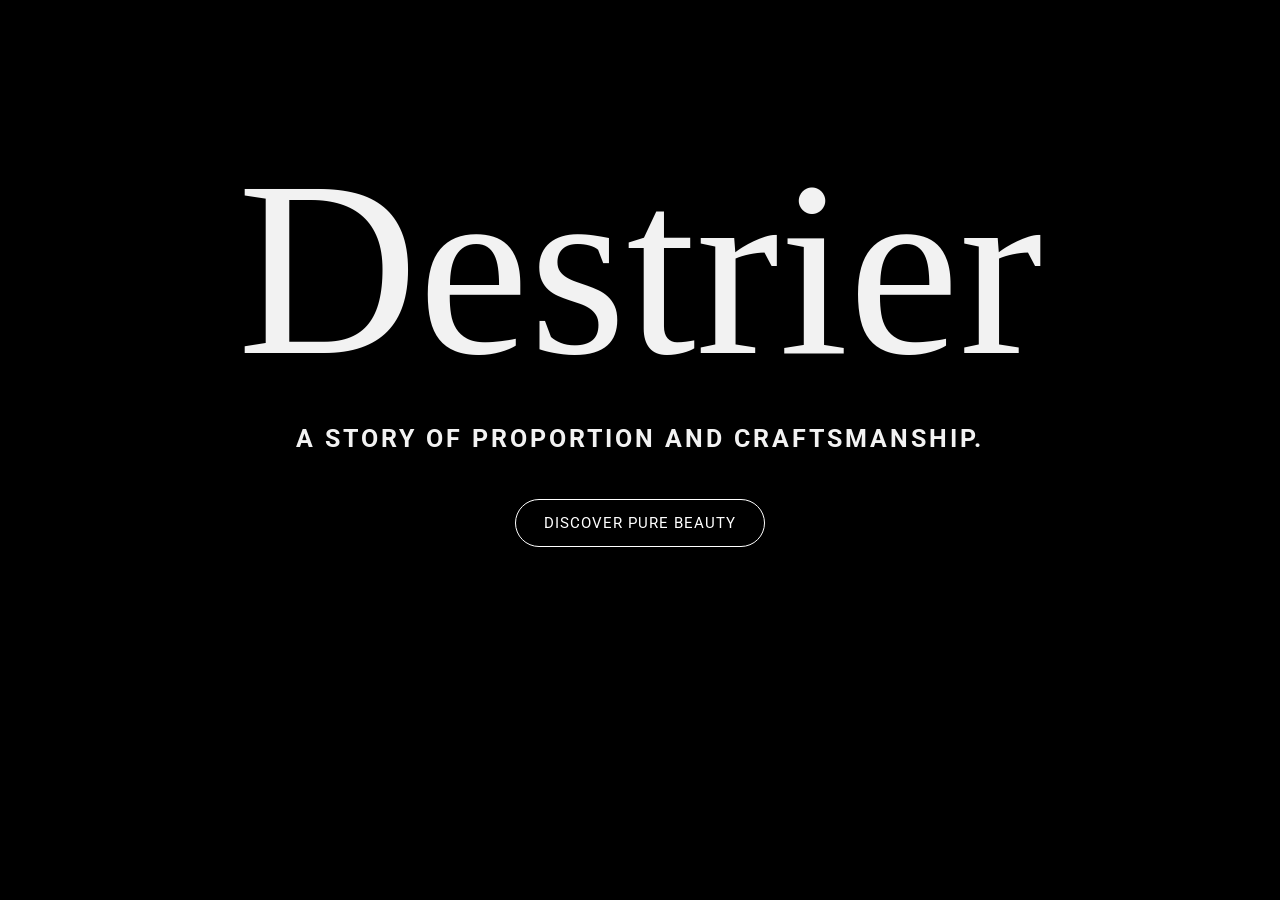
<file: index.html>
<!doctype html>
<html lang="vi">
  <head>
    <meta charset="UTF-8" />
    <meta name="viewport" content="width=device-width, initial-scale=1.0" />
    <title>Bugatti - Trang mở đầu</title>
    <link rel="stylesheet" href="styles.css" />
  </head>
  <body class="opening-page">
    <div class="opening">
      <video autoplay muted loop playsinline>
        <source
          src="https://bugatti.imgix.net/6a7317f9795c8314471b004a/destrier-web-edit-00-teaser.mp4?fm=mp4&w=1920&video-codec=av1&video-bitrate=2m"
          type="video/mp4"
        />
        Trình duyệt của bạn không hỗ trợ video.
      </video>

      <div class="opening-content">
        <h1 class="opening-logo">Destrier</h1>
        <p class="opening-message">A STORY OF PROPORTION AND CRAFTSMANSHIP.</p>
        <a class="button light-button" href="home-page.html"
          >DISCOVER PURE BEAUTY</a
        >
      </div>
    </div>
  </body>
</html>
</file>
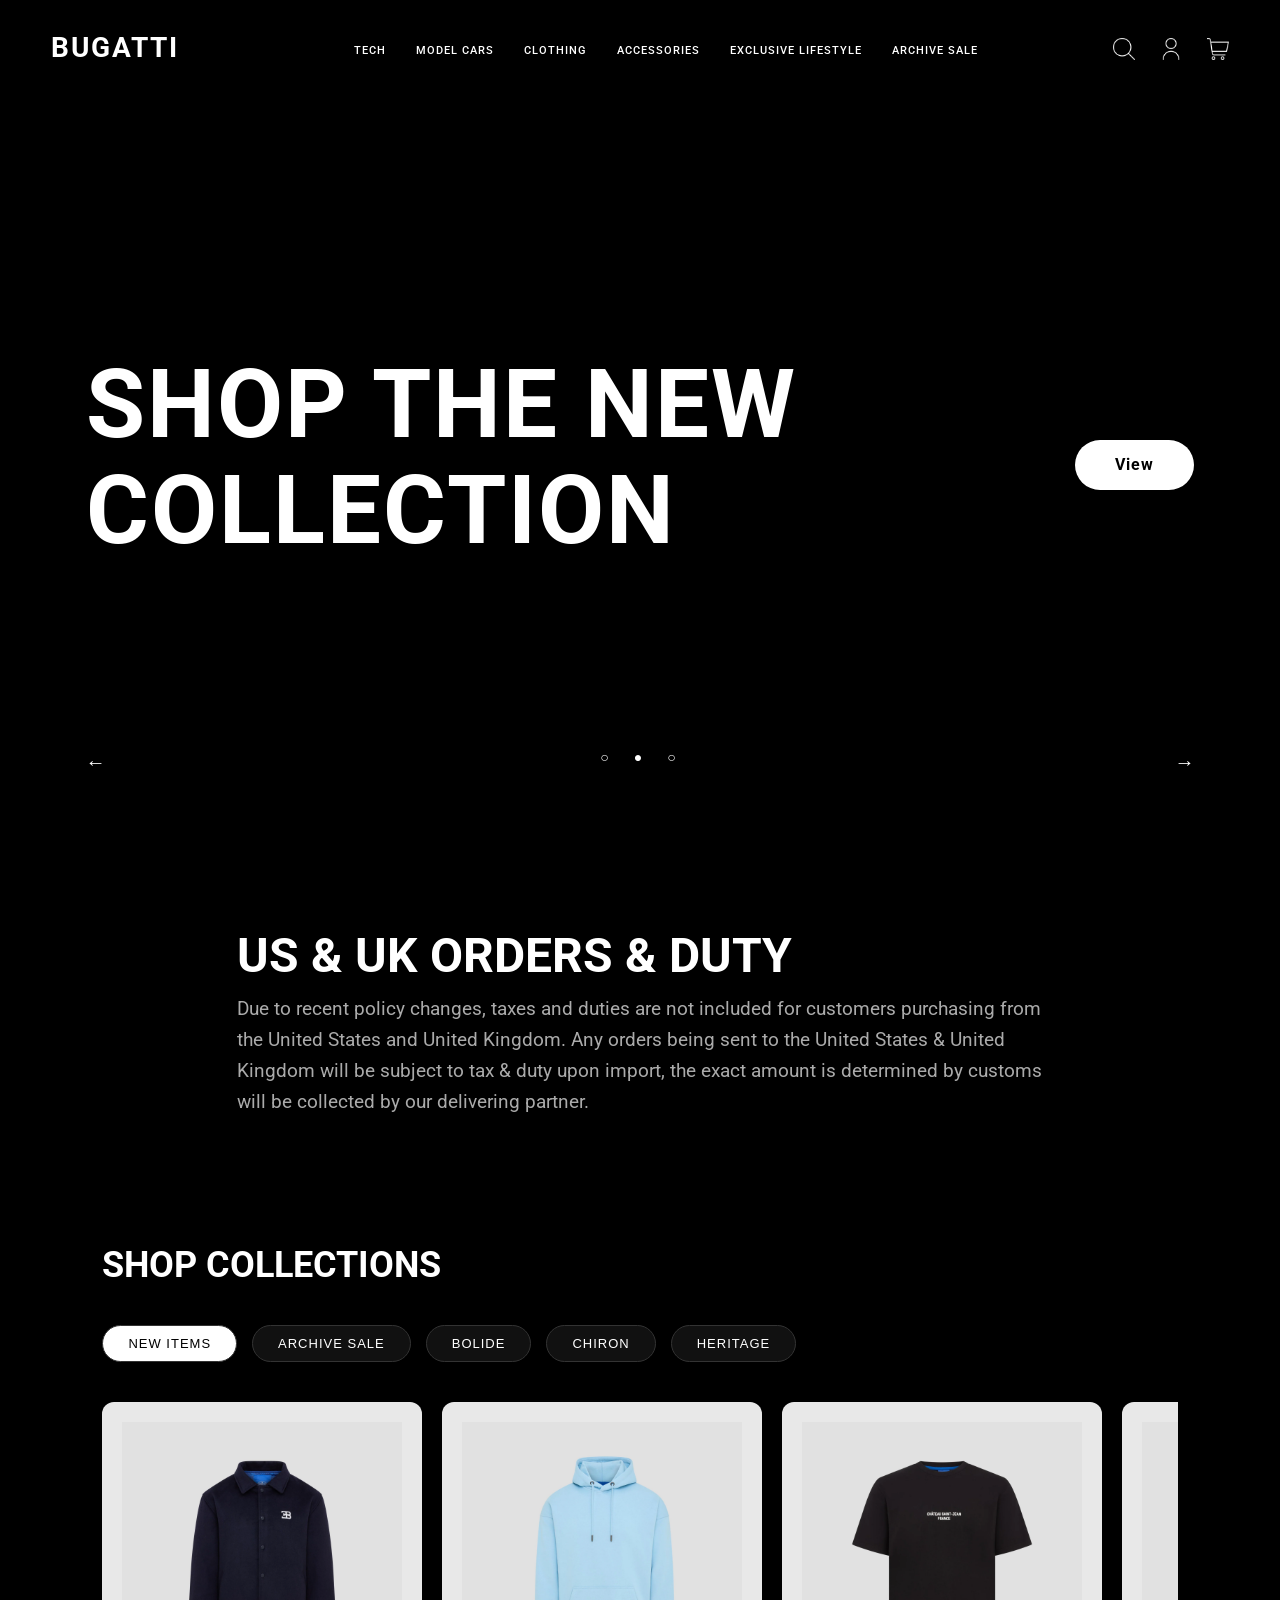
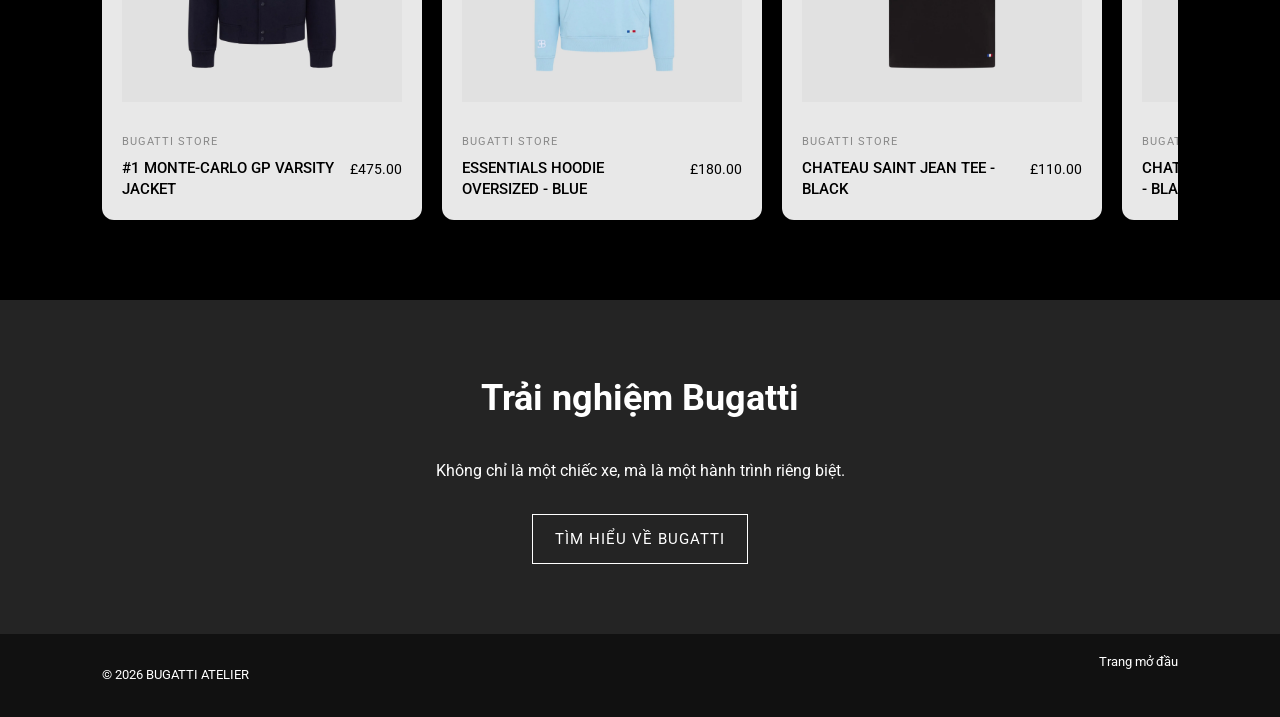
<file: home-page.html>
<!doctype html>
<html lang="vi">
  <head>
    <meta charset="UTF-8" />
    <meta name="viewport" content="width=device-width, initial-scale=1.0" />
    <title>Bugatti - Trang chủ</title>
    <link rel="stylesheet" href="styles.css" />
  </head>
  <body>
    <div id="container">
      <!-- Thanh điều hướng -->
      <header class="top-bar">
        <div class="logo-text">BUGATTI</div>
        <nav class="main-menu">
          <ul>
            <li><a href="#">TECH</a></li>
            <li><a href="#products">MODEL CARS</a></li>
            <li><a href="#">CLOTHING</a></li>
            <li><a href="#">ACCESSORIES</a></li>
            <li><a href="#">EXCLUSIVE LIFESTYLE</a></li>
            <li><a href="#">ARCHIVE SALE</a></li>
          </ul>
        </nav>
        <div class="header-icons">
          <a href="#"
            ><img src="images/search.png" alt="Tìm kiếm" class="nav-icon"
          /></a>
          <a href="login-signin.html"
            ><img src="images/avatar.png" alt="Tài khoản" class="nav-icon"
          /></a>
          <a href="#"
            ><img src="images/cart.png" alt="Giỏ hàng" class="nav-icon"
          /></a>
        </div>
      </header>

      <main>
        <div class="hero-wrapper">
          <div class="section hero new-hero">
            <!-- Ảnh nền tự động chuyển đổi -->
            <div class="hero-slideshow">
              <div class="slide slide-1"></div>
              <div class="slide slide-2"></div>
              <div class="slide slide-3"></div>
              <div class="slide slide-4"></div>
              <div class="slide slide-5"></div>
            </div>

            <!-- Khối nội dung dàn sang 2 bên -->
            <div class="hero-content new-hero-content">
              <h1 class="hero-title">SHOP THE NEW<br />COLLECTION</h1>
              <a class="button view-btn" href="#products">View</a>
            </div>

            <!-- Bộ điều khiển dưới đáy -->
            <div class="hero-controls">
              <span class="arrow">←</span>
              <span class="dots">○ &nbsp; ● &nbsp; ○</span>
              <span class="arrow">→</span>
            </div>
          </div>
        </div>

        <!-- Dải phân cách trước khi vào bộ sưu tập -->
        <div class="section us-uk-banner">
          <h2>US & UK ORDERS & DUTY</h2>
          <p>
            Due to recent policy changes, taxes and duties are not included for
            customers purchasing from the United States and United Kingdom. Any
            orders being sent to the United States & United Kingdom will be
            subject to tax & duty upon import, the exact amount is determined by
            customs will be collected by our delivering partner.
          </p>
        </div>

        <div class="section simple-section" id="products">
          <h2>SHOP COLLECTIONS</h2>
          <div class="collection-filters">
            <button class="filter-btn active">NEW ITEMS</button>
            <button class="filter-btn">ARCHIVE SALE</button>
            <button class="filter-btn">BOLIDE</button>
            <button class="filter-btn">CHIRON</button>
            <button class="filter-btn">HERITAGE</button>
          </div>

          <!-- KHUNG SẢN PHẨM -->
          <div class="product-scroll-container">
            <!-- Sản phẩm 1 -->
            <div class="bugatti-card">
              <a href="product-detail_1.html" class="full-card-link"></a>

              <div class="card-image-wrap">
                <img
                  class="img-default"
                  src="images/shirt_1.webp"
                  alt="#1 MONTE-CARLO GP VARSITY JACKET"
                />
                <img
                  class="img-hover"
                  src="images/shirt_1.1.webp"
                  alt="#1 MONTE-CARLO GP VARSITY JACKET Back"
                />
                <div class="quick-view">
                  <img src="images/eye.png" alt="Quick View" class="eye-icon" />
                </div>
                <button class="choose-btn">CHOOSE OPTIONS</button>
              </div>
              <div class="card-info">
                <p class="brand">BUGATTI STORE</p>
                <div class="title-price">
                  <h3 class="title">#1 MONTE-CARLO GP VARSITY JACKET</h3>
                  <span class="price">£475.00</span>
                </div>
              </div>
            </div>

            <!-- Sản phẩm 2 -->
            <div class="bugatti-card">
              <a href="product-detail_2.html" class="full-card-link"></a>

              <div class="card-image-wrap">
                <img
                  class="img-default"
                  src="images/shirt_2.webp"
                  alt="ESSENTIALS HOODIE OVERSIZED"
                />
                <img
                  class="img-hover"
                  src="images/shirt_2.1.webp"
                  alt="ESSENTIALS HOODIE OVERSIZED Back"
                />
                <div class="quick-view">
                  <img src="images/eye.png" alt="Quick View" class="eye-icon" />
                </div>
                <button class="choose-btn">CHOOSE OPTIONS</button>
              </div>
              <div class="card-info">
                <p class="brand">BUGATTI STORE</p>
                <div class="title-price">
                  <h3 class="title">ESSENTIALS HOODIE OVERSIZED - BLUE</h3>
                  <span class="price">£180.00</span>
                </div>
              </div>
            </div>

            <!-- Sản phẩm 3 -->
            <div class="bugatti-card">
              <a href="product-detail_3.html" class="full-card-link"></a>

              <div class="card-image-wrap">
                <img
                  class="img-default"
                  src="images/shirt_3.webp"
                  alt="CHATEAU SAINT JEAN TEE"
                />
                <img
                  class="img-hover"
                  src="images/shirt_3.1.webp"
                  alt="CHATEAU SAINT JEAN TEE Back"
                />
                <div class="quick-view">
                  <img src="images/eye.png" alt="Quick View" class="eye-icon" />
                </div>
                <button class="choose-btn">CHOOSE OPTIONS</button>
              </div>
              <div class="card-info">
                <p class="brand">BUGATTI STORE</p>
                <div class="title-price">
                  <h3 class="title">CHATEAU SAINT JEAN TEE - BLACK</h3>
                  <span class="price">£110.00</span>
                </div>
              </div>
            </div>

            <!-- Sản phẩm 4 -->
            <div class="bugatti-card">
              <a href="product-detail_4.html" class="full-card-link"></a>

              <div class="card-image-wrap">
                <img
                  class="img-default"
                  src="images/shirt_4.webp"
                  alt="CHATEAU SAINT JEAN HOODIE"
                />
                <img
                  class="img-hover"
                  src="images/shirt_4.1.webp"
                  alt="CHATEAU SAINT JEAN HOODIE Back"
                />
                <div class="quick-view">
                  <img src="images/eye.png" alt="Quick View" class="eye-icon" />
                </div>
                <button class="choose-btn">CHOOSE OPTIONS</button>
              </div>
              <div class="card-info">
                <p class="brand">BUGATTI STORE</p>
                <div class="title-price">
                  <h3 class="title">CHATEAU SAINT JEAN HOODIE - BLACK</h3>
                  <span class="price">£180.00</span>
                </div>
              </div>
            </div>

            <!-- Sản phẩm 5 -->
            <div class="bugatti-card">
              <a href="product-detail_5.html" class="full-card-link"></a>

              <div class="card-image-wrap">
                <img
                  class="img-default"
                  src="images/shirt_5.webp"
                  alt="BUGATTI SIGNATURE CAP"
                />
                <img
                  class="img-hover"
                  src="images/shirt_5.1.webp"
                  alt="BUGATTI SIGNATURE CAP Back"
                />
                <div class="quick-view">
                  <img src="images/eye.png" alt="Quick View" class="eye-icon" />
                </div>
                <button class="choose-btn">CHOOSE OPTIONS</button>
              </div>
              <div class="card-info">
                <p class="brand">BUGATTI STORE</p>
                <div class="title-price">
                  <h3 class="title">BUGATTI SIGNATURE CAP</h3>
                  <span class="price">£75.00</span>
                </div>
              </div>
            </div>

            <!-- Sản phẩm 6 -->
            <div class="bugatti-card">
              <a href="product-detail_6.html" class="full-card-link"></a>

              <div class="card-image-wrap">
                <img
                  class="img-default"
                  src="images/shirt_6.webp"
                  alt="EB WEEKENDER BAG"
                />
                <img
                  class="img-hover"
                  src="images/shirt_6.1.webp"
                  alt="EB WEEKENDER BAG Inside"
                />
                <div class="quick-view">
                  <img src="images/eye.png" alt="Quick View" class="eye-icon" />
                </div>
                <button class="choose-btn">CHOOSE OPTIONS</button>
              </div>
              <div class="card-info">
                <p class="brand">BUGATTI STORE</p>
                <div class="title-price">
                  <h3 class="title">EB WEEKENDER BAG - LEATHER</h3>
                  <span class="price">£850.00</span>
                </div>
              </div>
            </div>
          </div>
        </div>

        <div class="section dark-section">
          <h2>Trải nghiệm Bugatti</h2>
          <p>Không chỉ là một chiếc xe, mà là một hành trình riêng biệt.</p>
          <a class="button light-button" href="introducing.html"
            >TÌM HIỂU VỀ BUGATTI</a
          >
        </div>
      </main>

      <footer>
        <p>© 2026 BUGATTI ATELIER</p>
        <a href="opening.html">Trang mở đầu</a>
      </footer>
    </div>
  </body>
</html>
</file>
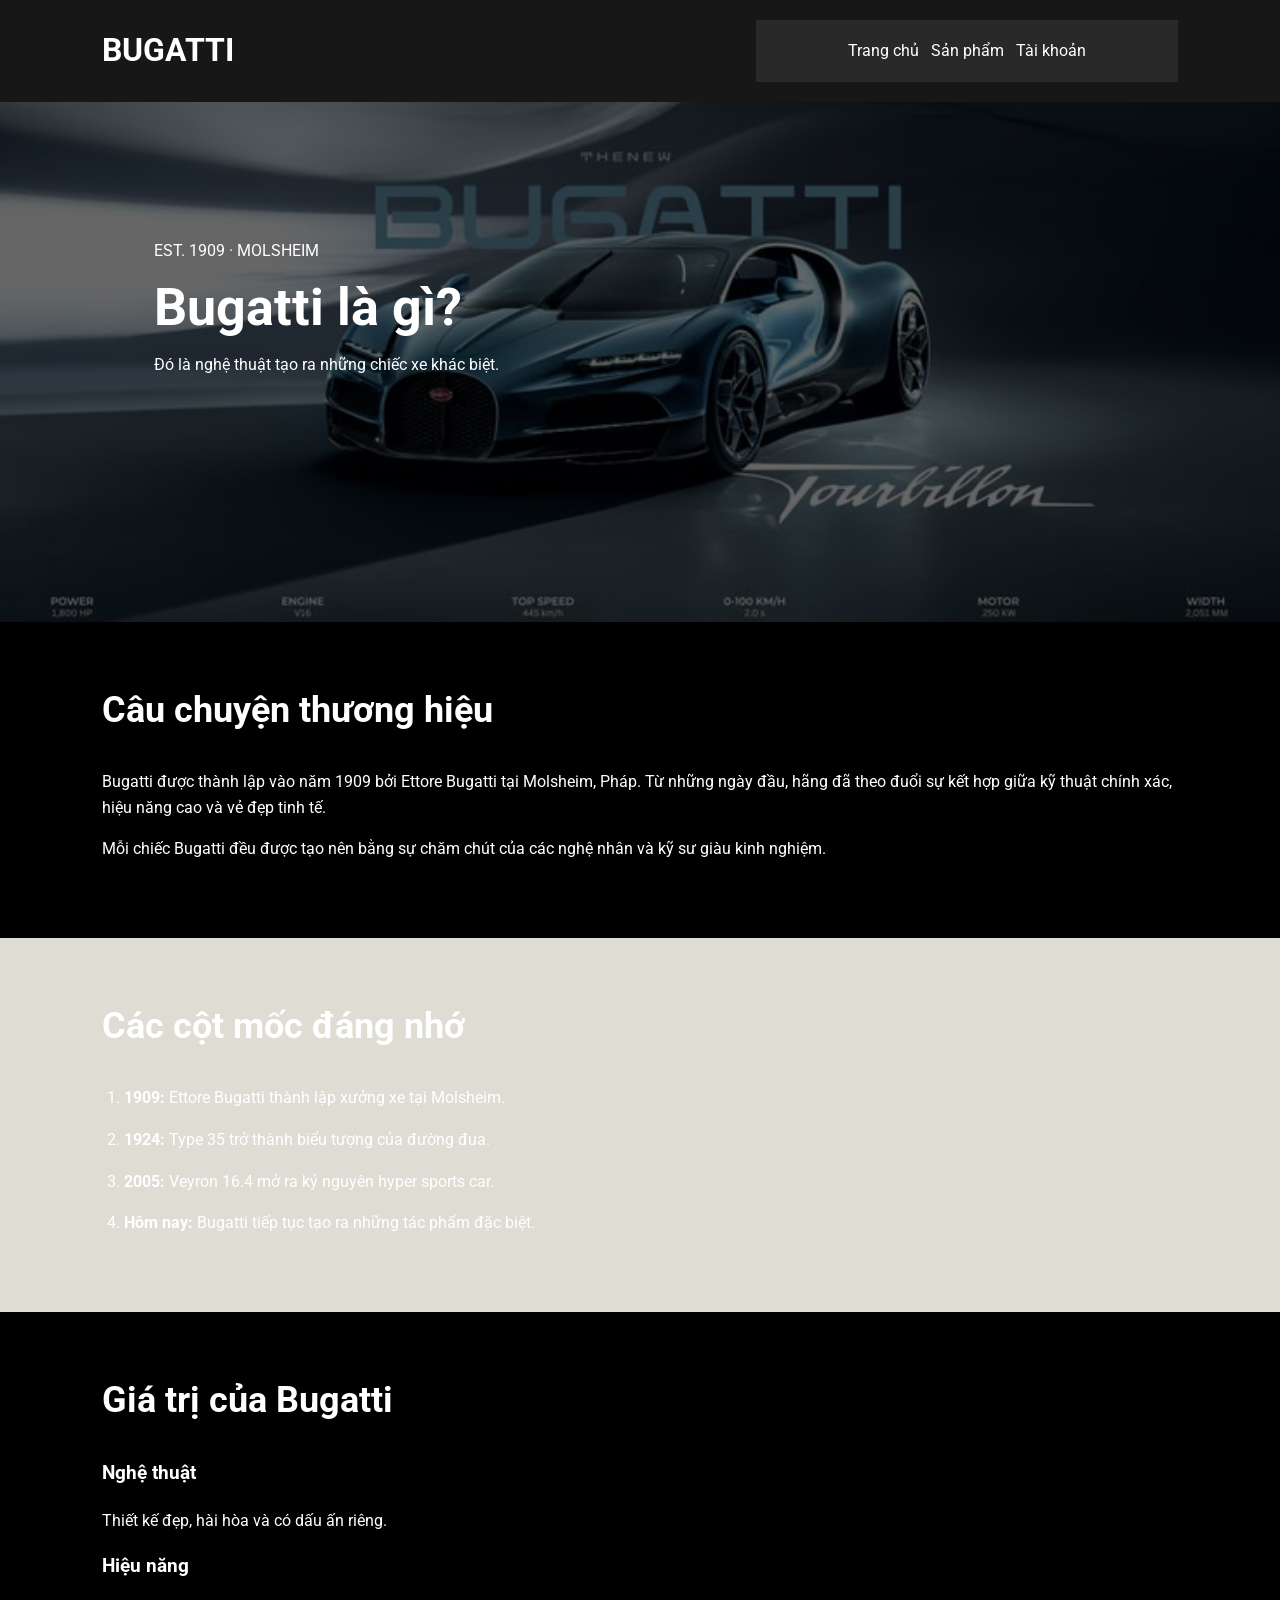
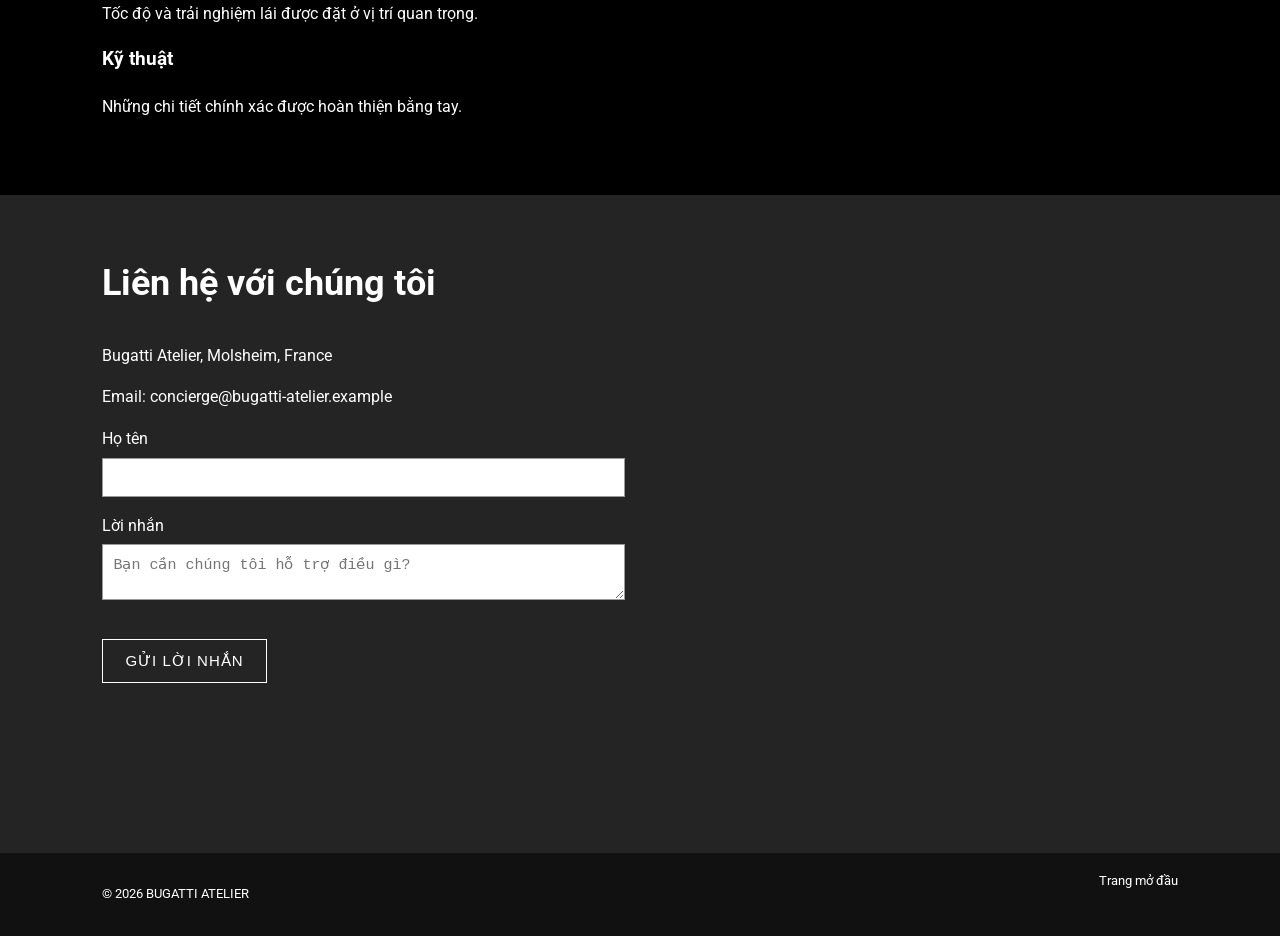
<file: introducing.html>
<!doctype html>
<html lang="vi">
  <head>
    <meta charset="UTF-8" />
    <meta name="viewport" content="width=device-width, initial-scale=1.0" />
    <title>Giới thiệu Bugatti</title>
    <link rel="stylesheet" href="styles.css" />
  </head>
  <body>
    <div id="container">
      <div class="header">
        <h1 class="logo">BUGATTI</h1>
        <div class="nav">
          <a href="home-page.html">Trang chủ</a>
          <a href="product-detail.html">Sản phẩm</a>
          <a href="login-signin.html">Tài khoản</a>
        </div>
      </div>

      <main>
        <div class="section about-hero">
          <div>
            <p>EST. 1909 · MOLSHEIM</p>
            <h1>Bugatti là gì?</h1>
            <p>Đó là nghệ thuật tạo ra những chiếc xe khác biệt.</p>
          </div>
        </div>

        <div class="section simple-section">
          <h2>Câu chuyện thương hiệu</h2>
          <p>
            Bugatti được thành lập vào năm 1909 bởi Ettore Bugatti tại Molsheim,
            Pháp. Từ những ngày đầu, hãng đã theo đuổi sự kết hợp giữa kỹ thuật
            chính xác, hiệu năng cao và vẻ đẹp tinh tế.
          </p>
          <p>
            Mỗi chiếc Bugatti đều được tạo nên bằng sự chăm chút của các nghệ
            nhân và kỹ sư giàu kinh nghiệm.
          </p>
        </div>

        <div class="section simple-section gray-section">
          <h2>Các cột mốc đáng nhớ</h2>
          <ol class="timeline">
            <li>
              <strong>1909:</strong> Ettore Bugatti thành lập xưởng xe tại
              Molsheim.
            </li>
            <li>
              <strong>1924:</strong> Type 35 trở thành biểu tượng của đường đua.
            </li>
            <li>
              <strong>2005:</strong> Veyron 16.4 mở ra kỷ nguyên hyper sports
              car.
            </li>
            <li>
              <strong>Hôm nay:</strong> Bugatti tiếp tục tạo ra những tác phẩm
              đặc biệt.
            </li>
          </ol>
        </div>

        <div class="section simple-section">
          <h2>Giá trị của Bugatti</h2>
          <div class="product-list">
            <article class="product no-image">
              <h3>Nghệ thuật</h3>
              <p>Thiết kế đẹp, hài hòa và có dấu ấn riêng.</p>
            </article>
            <article class="product no-image">
              <h3>Hiệu năng</h3>
              <p>Tốc độ và trải nghiệm lái được đặt ở vị trí quan trọng.</p>
            </article>
            <article class="product no-image">
              <h3>Kỹ thuật</h3>
              <p>Những chi tiết chính xác được hoàn thiện bằng tay.</p>
            </article>
          </div>
        </div>

        <div class="section contact-section" id="contact">
          <div>
            <h2>Liên hệ với chúng tôi</h2>
            <p>Bugatti Atelier, Molsheim, France</p>
            <p>Email: concierge@bugatti-atelier.example</p>
            <form action="#" method="get">
              <label for="contact-name">Họ tên</label>
              <input
                id="contact-name"
                type="text"
                name="contact-name"
                required
              />
              <label for="message">Lời nhắn</label>
              <textarea
                id="message"
                name="message"
                placeholder="Bạn cần chúng tôi hỗ trợ điều gì?"
              ></textarea>
              <button class="button light-button" type="submit">
                GỬI LỜI NHẮN
              </button>
            </form>
          </div>
          <div class="map-container">
            <iframe
              title="Bản đồ Bugatti Molsheim"
              src="https://www.google.com/maps?q=Bugatti%20Molsheim&output=embed"
              loading="lazy"
            ></iframe>
          </div>
        </div>
      </main>

      <footer>
        <p>© 2026 BUGATTI ATELIER</p>
        <a href="opening.html">Trang mở đầu</a>
      </footer>
    </div>
  </body>
</html>
</file>
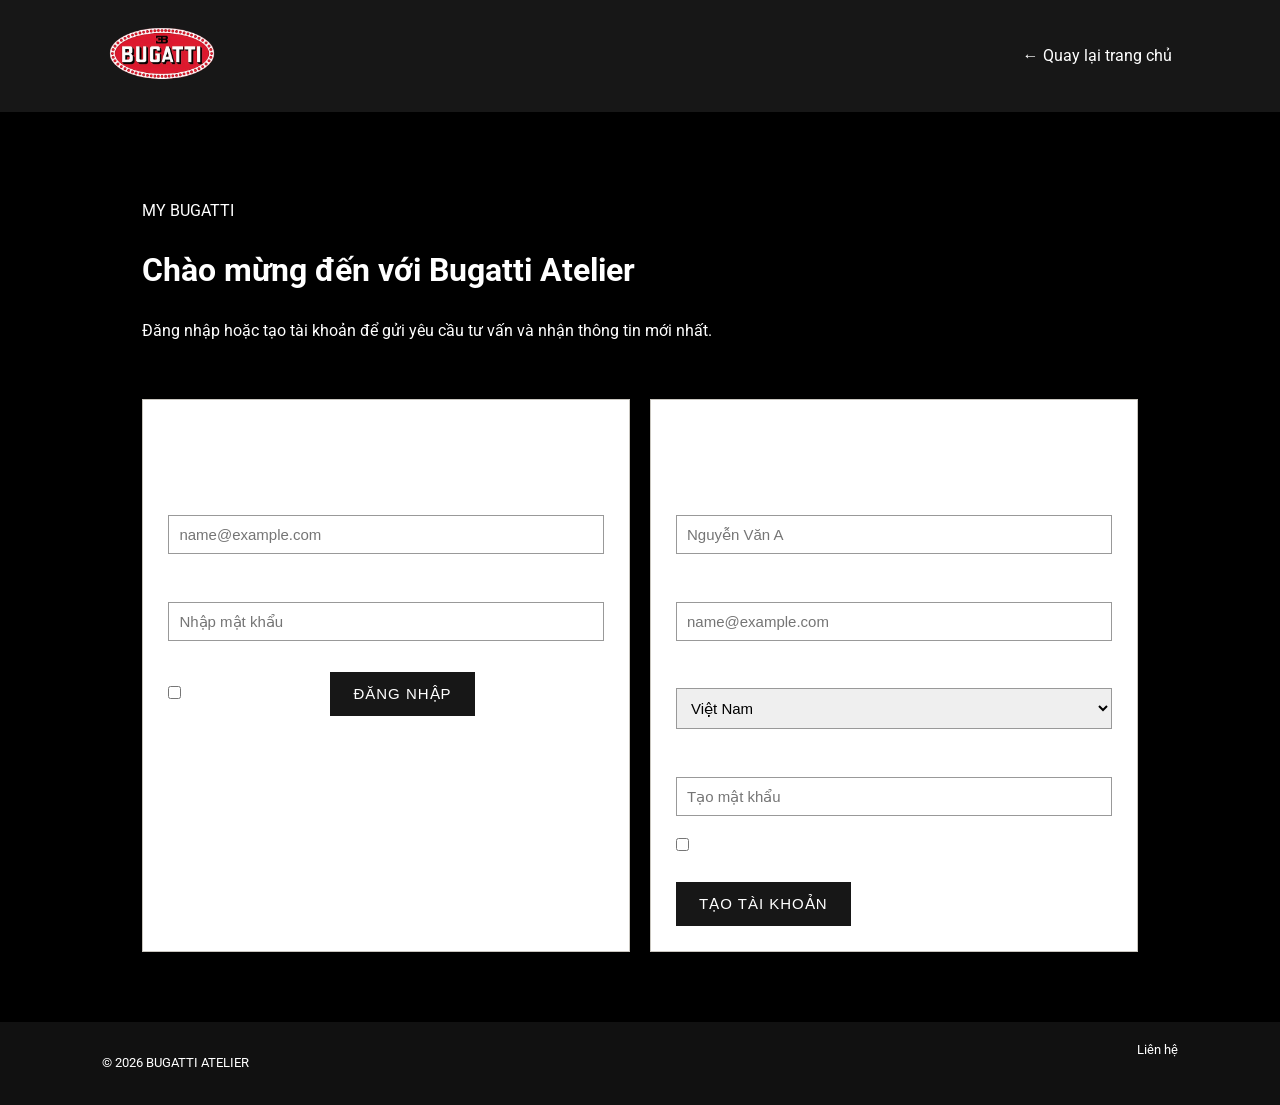
<file: login-signin.html>
<!doctype html>
<html lang="vi">
  <head>
    <meta charset="UTF-8" />
    <meta name="viewport" content="width=device-width, initial-scale=1.0" />
    <title>Đăng nhập - Bugatti</title>
    <link rel="stylesheet" href="styles.css" />
  </head>
  <body>
    <div id="container">
      <div class="header">
        <img class="logo" src="images/logo-bugatti.png" alt="BUGATTI" />
        <a href="home-page.html">← Quay lại trang chủ</a>
      </div>

      <main class="form-page">
        <div class="section form-intro">
          <p>MY BUGATTI</p>
          <h1>Chào mừng đến với Bugatti Atelier</h1>
          <p>
            Đăng nhập hoặc tạo tài khoản để gửi yêu cầu tư vấn và nhận thông tin
            mới nhất.
          </p>
        </div>

        <div class="form-list">
          <form action="home-page.html" method="get">
            <h2>Đăng nhập</h2>
            <label for="login-email">Email</label>
            <input
              id="login-email"
              type="email"
              name="email"
              placeholder="name@example.com"
              required
            />

            <label for="login-password">Mật khẩu</label>
            <input
              id="login-password"
              type="password"
              name="password"
              placeholder="Nhập mật khẩu"
              required
            />

            <label
              ><input type="checkbox" name="remember" /> Ghi nhớ đăng
              nhập</label
            >
            <button class="button" type="submit">ĐĂNG NHẬP</button>
          </form>

          <form action="home-page.html" method="get">
            <h2>Đăng ký</h2>
            <label for="name">Họ và tên</label>
            <input
              id="name"
              type="text"
              name="name"
              placeholder="Nguyễn Văn A"
              required
            />

            <label for="email">Email</label>
            <input
              id="email"
              type="email"
              name="email"
              placeholder="name@example.com"
              required
            />

            <label for="country">Quốc gia</label>
            <select id="country" name="country">
              <option>Việt Nam</option>
              <option>France</option>
              <option>Quốc gia khác</option>
            </select>

            <label for="password">Mật khẩu</label>
            <input
              id="password"
              type="password"
              name="password"
              placeholder="Tạo mật khẩu"
              required
            />

            <label
              ><input type="checkbox" required /> Tôi đồng ý nhận thông tin từ
              Bugatti.</label
            >
            <button class="button" type="submit">TẠO TÀI KHOẢN</button>
          </form>
        </div>
      </main>

      <footer>
        <p>© 2026 BUGATTI ATELIER</p>
        <a href="introducing.html#contact">Liên hệ</a>
      </footer>
    </div>
  </body>
</html>
</file>
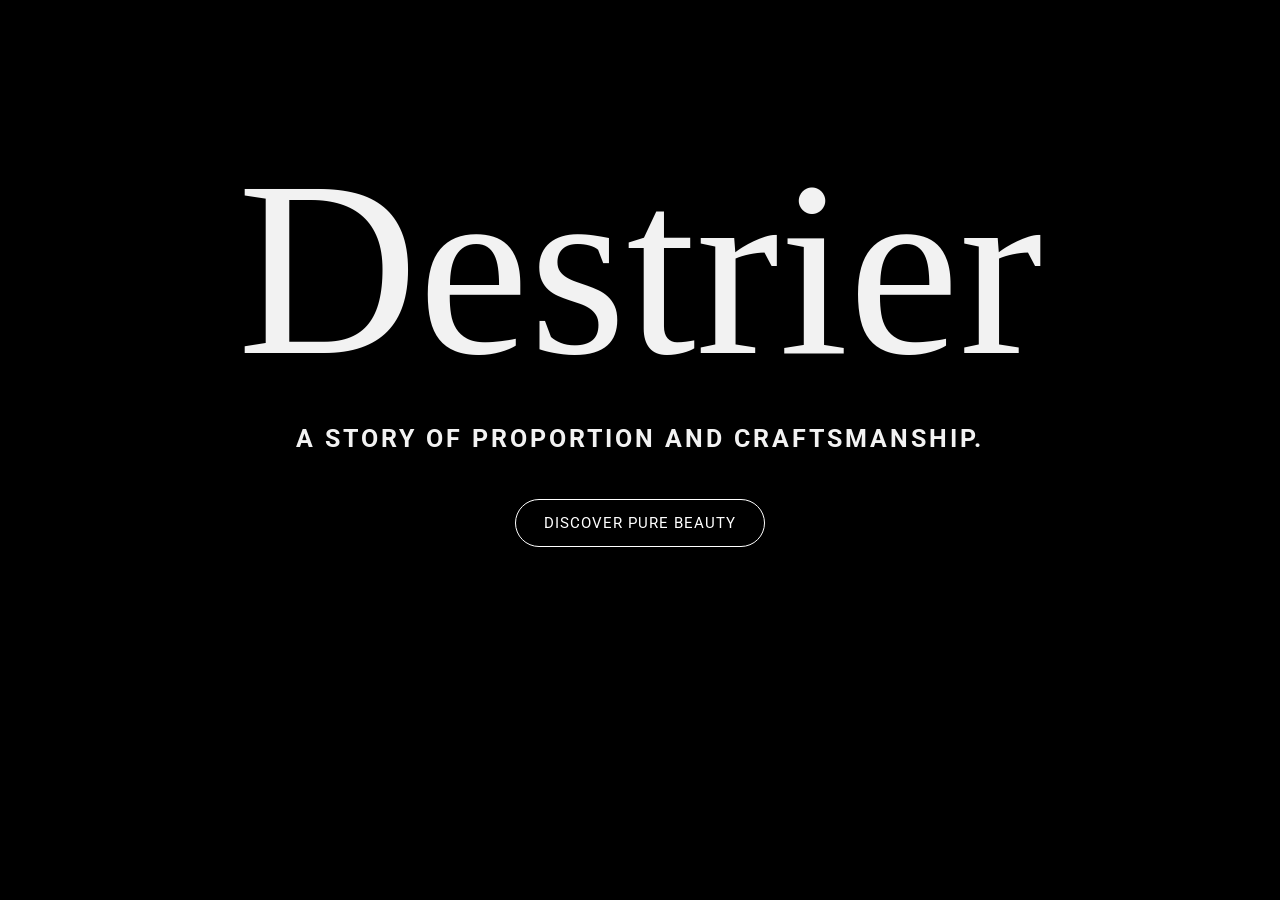
<file: opening.html>
<!DOCTYPE html>
<html lang="vi">
<head>
    <meta charset="UTF-8">
    <meta name="viewport" content="width=device-width, initial-scale=1.0">
    <title>Bugatti - Trang mở đầu</title>
    <link rel="stylesheet" href="styles.css">
</head>
<body class="opening-page">
    <div class="opening">
        <video autoplay muted loop playsinline>
            <source src="https://bugatti.imgix.net/6a7317f9795c8314471b004a/destrier-web-edit-00-teaser.mp4?fm=mp4&w=1920&video-codec=av1&video-bitrate=2m" type="video/mp4">
            Trình duyệt không hỗ trợ video.
        </video>

        <div class="opening-content">
            <h1 class="opening-logo">Destrier</h1>
            <p class="opening-message">A STORY OF PROPORTION AND CRAFTSMANSHIP.</p>
            <a class="button light-button" href="home-page.html">DISCOVER PURE BEAUTY</a>
        </div>
    </div>
</body>
</html>
</file>
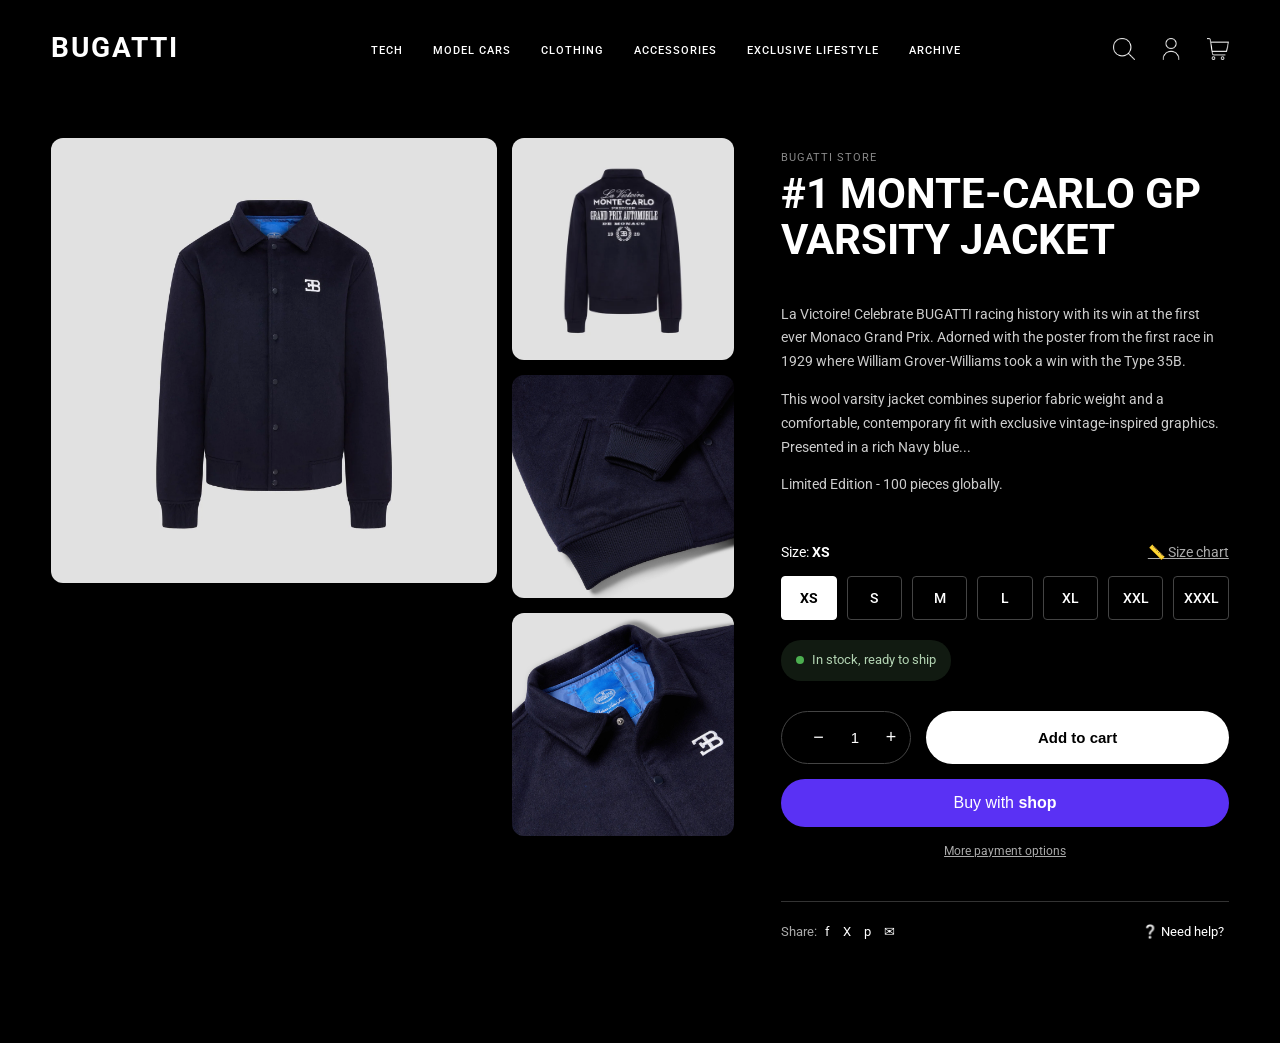
<file: product-detail_1.html>
<!doctype html>
<html lang="vi">
  <head>
    <meta charset="UTF-8" />
    <meta name="viewport" content="width=device-width, initial-scale=1.0" />
    <title>#1 MONTE-CARLO GP VARSITY JACKET - Bugatti</title>
    <link rel="stylesheet" href="styles.css" />
  </head>
  <body class="dark-theme">
    <div id="container">
      <!-- Thanh điều hướng -->
      <header class="top-bar">
        <div class="logo-text">BUGATTI</div>
        <nav class="main-menu">
          <ul>
            <li><a href="#">TECH</a></li>
            <li><a href="#">MODEL CARS</a></li>
            <li><a href="#">CLOTHING</a></li>
            <li><a href="#">ACCESSORIES</a></li>
            <li><a href="#">EXCLUSIVE LIFESTYLE</a></li>
            <li><a href="#">ARCHIVE</a></li>
          </ul>
        </nav>
        <div class="header-icons">
          <a href="#"
            ><img src="images/search.png" alt="Tìm kiếm" class="nav-icon"
          /></a>
          <a href="login-signin.html"
            ><img src="images/avatar.png" alt="Tài khoản" class="nav-icon"
          /></a>
          <a href="#"
            ><img src="images/cart.png" alt="Giỏ hàng" class="nav-icon"
          /></a>
        </div>
      </header>

      <!--Chi tiết sản phẩm -->
      <main class="product-detail-layout">
        <!-- Cột Trái: Thư viện ảnh -->
        <div class="detail-gallery">
          <div class="gallery-main">
            <img src="images/shirt_1.webp" alt="Áo khoác Bugatti mặt trước" />
          </div>
          <div class="gallery-thumbnails">
            <img src="images/shirt_1.1.webp" alt="Mặt sau áo khoác" />
            <img src="images/shirt_1.2.jpg" alt="Chi tiết túi áo" />
            <img src="images/shirt_1.3.jpg" alt="Logo Bugatti trên áo" />
          </div>
        </div>

        <!-- Cột Phải: Thông tin & Nút mua hàng -->
        <div class="detail-info">
          <p class="detail-brand">BUGATTI STORE</p>
          <h1 class="detail-title">#1 MONTE-CARLO GP<br />VARSITY JACKET</h1>

          <div class="detail-desc">
            <p>
              La Victoire! Celebrate BUGATTI racing history with its win at the
              first ever Monaco Grand Prix. Adorned with the poster from the
              first race in 1929 where William Grover-Williams took a win with
              the Type 35B.
            </p>
            <p>
              This wool varsity jacket combines superior fabric weight and a
              comfortable, contemporary fit with exclusive vintage-inspired
              graphics. Presented in a rich Navy blue...
            </p>
            <p>Limited Edition - 100 pieces globally.</p>
          </div>

          <!-- Bộ chọn Size -->
          <div class="size-section">
            <div class="size-header">
              <span>Size: <strong>XS</strong></span>
              <a href="#" class="size-chart">📏 Size chart</a>
            </div>
            <div class="size-buttons">
              <input type="radio" id="size-xs" name="size" checked />
              <label for="size-xs">XS</label>

              <input type="radio" id="size-s" name="size" />
              <label for="size-s">S</label>

              <input type="radio" id="size-m" name="size" />
              <label for="size-m">M</label>

              <input type="radio" id="size-l" name="size" />
              <label for="size-l">L</label>

              <input type="radio" id="size-xl" name="size" />
              <label for="size-xl">XL</label>

              <input type="radio" id="size-xxl" name="size" />
              <label for="size-xxl">XXL</label>

              <input type="radio" id="size-xxxl" name="size" />
              <label for="size-xxxl">XXXL</label>
            </div>
          </div>

          <!-- Trạng thái kho hàng -->
          <div class="stock-status">
            <span class="status-dot"></span> In stock, ready to ship
          </div>

          <!-- Thêm vào giỏ -->
          <form class="add-to-cart-form" action="#" method="post">
            <div class="cart-actions">
              <!-- Chỉnh số lượng -->
              <div class="quantity-selector">
                <button type="button" class="qty-btn">−</button>
                <input type="number" value="1" min="1" class="qty-input" />
                <button type="button" class="qty-btn">+</button>
              </div>
              <!-- Nút mua hàng -->
              <button type="submit" class="add-cart-btn">Add to cart</button>
            </div>
            <button type="button" class="buy-shop-btn">
              Buy with <strong>shop</strong>
            </button>
            <a href="#" class="more-payment">More payment options</a>
          </form>

          <!-- Chia sẻ -->
          <div class="detail-share">
            <span
              >Share:
              <a href="#">f</a>
              <a href="#">X</a>
              <a href="#">p</a>
              <a href="#">✉</a>
            </span>
            <a href="#" class="need-help">❔ Need help?</a>
          </div>
        </div>
      </main>
    </div>
  </body>
</html>
</file>
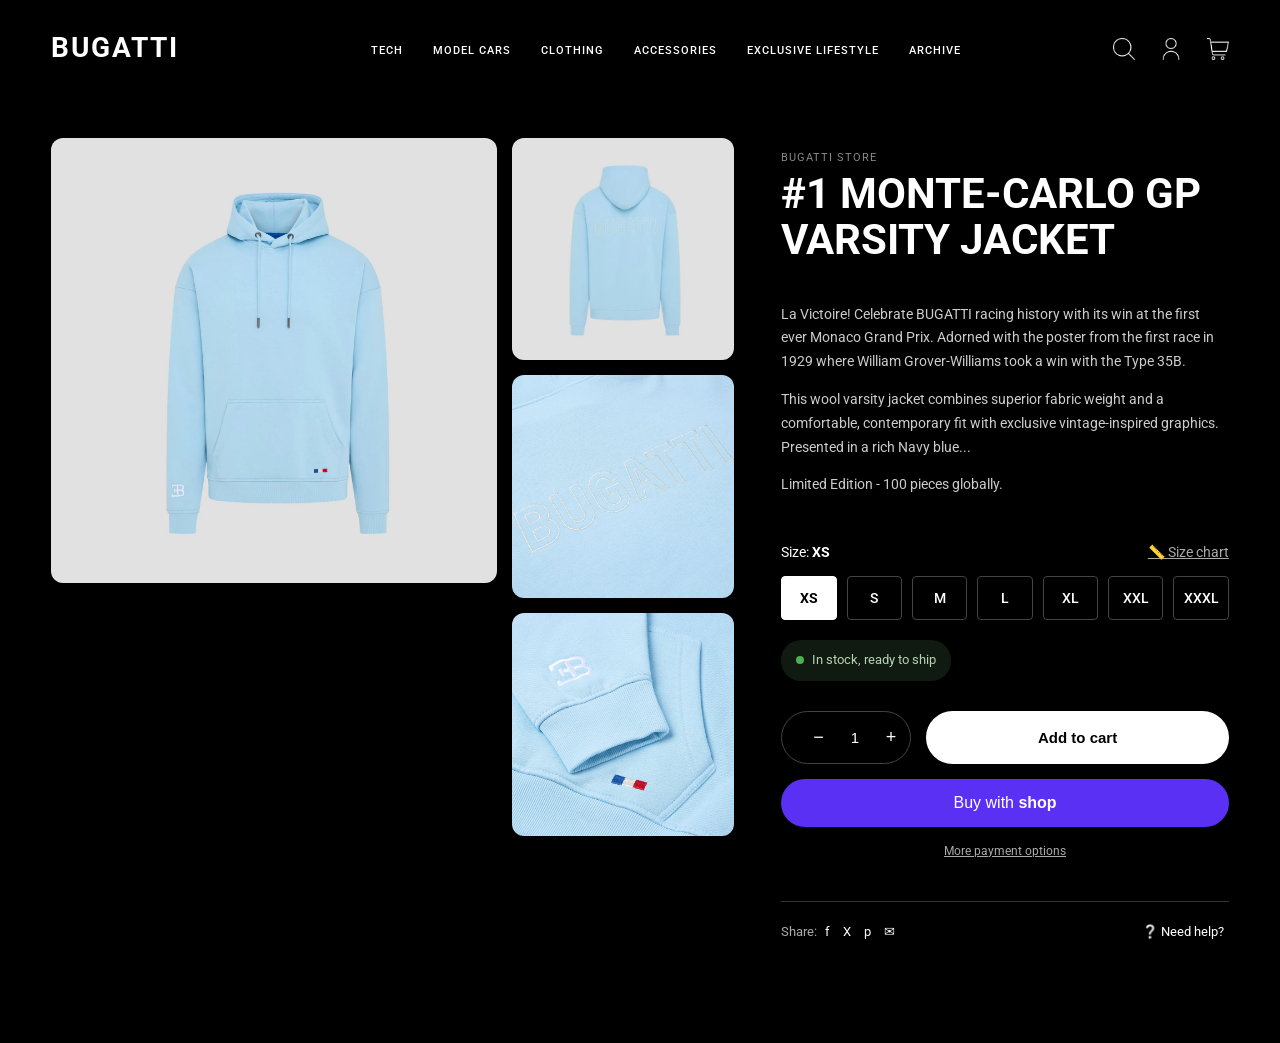
<file: product-detail_2.html>
<!doctype html>
<html lang="vi">
  <head>
    <meta charset="UTF-8" />
    <meta name="viewport" content="width=device-width, initial-scale=1.0" />
    <title>#1 MONTE-CARLO GP VARSITY JACKET - Bugatti</title>
    <link rel="stylesheet" href="styles.css" />
  </head>
  <body class="dark-theme">
    <div id="container">
      <!-- Thanh điều hướng -->
      <header class="top-bar">
        <div class="logo-text">BUGATTI</div>
        <nav class="main-menu">
          <ul>
            <li><a href="#">TECH</a></li>
            <li><a href="#">MODEL CARS</a></li>
            <li><a href="#">CLOTHING</a></li>
            <li><a href="#">ACCESSORIES</a></li>
            <li><a href="#">EXCLUSIVE LIFESTYLE</a></li>
            <li><a href="#">ARCHIVE</a></li>
          </ul>
        </nav>
        <div class="header-icons">
          <a href="#"
            ><img src="images/search.png" alt="Tìm kiếm" class="nav-icon"
          /></a>
          <a href="login-signin.html"
            ><img src="images/avatar.png" alt="Tài khoản" class="nav-icon"
          /></a>
          <a href="#"
            ><img src="images/cart.png" alt="Giỏ hàng" class="nav-icon"
          /></a>
        </div>
      </header>

      <!--Chi tiết sản phẩm -->
      <main class="product-detail-layout">
        <!-- Cột Trái: Thư viện ảnh -->
        <div class="detail-gallery">
          <div class="gallery-main">
            <img src="images/shirt_2.webp" alt="Áo khoác Bugatti mặt trước" />
          </div>
          <div class="gallery-thumbnails">
            <img src="images/shirt_2.1.webp" alt="Mặt sau áo khoác" />
            <img src="images/shirt_2.2.jpg" alt="Chi tiết túi áo" />
            <img src="images/shirt_2.3.jpg" alt="Logo Bugatti trên áo" />
          </div>
        </div>

        <!-- Cột Phải: Thông tin & Nút mua hàng -->
        <div class="detail-info">
          <p class="detail-brand">BUGATTI STORE</p>
          <h1 class="detail-title">#1 MONTE-CARLO GP<br />VARSITY JACKET</h1>

          <div class="detail-desc">
            <p>
              La Victoire! Celebrate BUGATTI racing history with its win at the
              first ever Monaco Grand Prix. Adorned with the poster from the
              first race in 1929 where William Grover-Williams took a win with
              the Type 35B.
            </p>
            <p>
              This wool varsity jacket combines superior fabric weight and a
              comfortable, contemporary fit with exclusive vintage-inspired
              graphics. Presented in a rich Navy blue...
            </p>
            <p>Limited Edition - 100 pieces globally.</p>
          </div>

          <!-- Bộ chọn Size -->
          <div class="size-section">
            <div class="size-header">
              <span>Size: <strong>XS</strong></span>
              <a href="#" class="size-chart">📏 Size chart</a>
            </div>
            <div class="size-buttons">
              <input type="radio" id="size-xs" name="size" checked />
              <label for="size-xs">XS</label>

              <input type="radio" id="size-s" name="size" />
              <label for="size-s">S</label>

              <input type="radio" id="size-m" name="size" />
              <label for="size-m">M</label>

              <input type="radio" id="size-l" name="size" />
              <label for="size-l">L</label>

              <input type="radio" id="size-xl" name="size" />
              <label for="size-xl">XL</label>

              <input type="radio" id="size-xxl" name="size" />
              <label for="size-xxl">XXL</label>

              <input type="radio" id="size-xxxl" name="size" />
              <label for="size-xxxl">XXXL</label>
            </div>
          </div>

          <!-- Trạng thái kho hàng -->
          <div class="stock-status">
            <span class="status-dot"></span> In stock, ready to ship
          </div>

          <!-- Khu vực Thêm vào giỏ -->
          <form class="add-to-cart-form" action="#" method="post">
            <div class="cart-actions">
              <!-- Chỉnh số lượng -->
              <div class="quantity-selector">
                <button type="button" class="qty-btn">−</button>
                <input type="number" value="1" min="1" class="qty-input" />
                <button type="button" class="qty-btn">+</button>
              </div>
              <!-- Nút mua hàng -->
              <button type="submit" class="add-cart-btn">Add to cart</button>
            </div>
            <button type="button" class="buy-shop-btn">
              Buy with <strong>shop</strong>
            </button>
            <a href="#" class="more-payment">More payment options</a>
          </form>

          <!-- Chia sẻ -->
          <div class="detail-share">
            <span
              >Share:
              <a href="#">f</a>
              <a href="#">X</a>
              <a href="#">p</a>
              <a href="#">✉</a>
            </span>
            <a href="#" class="need-help">❔ Need help?</a>
          </div>
        </div>
      </main>
    </div>
  </body>
</html>
</file>
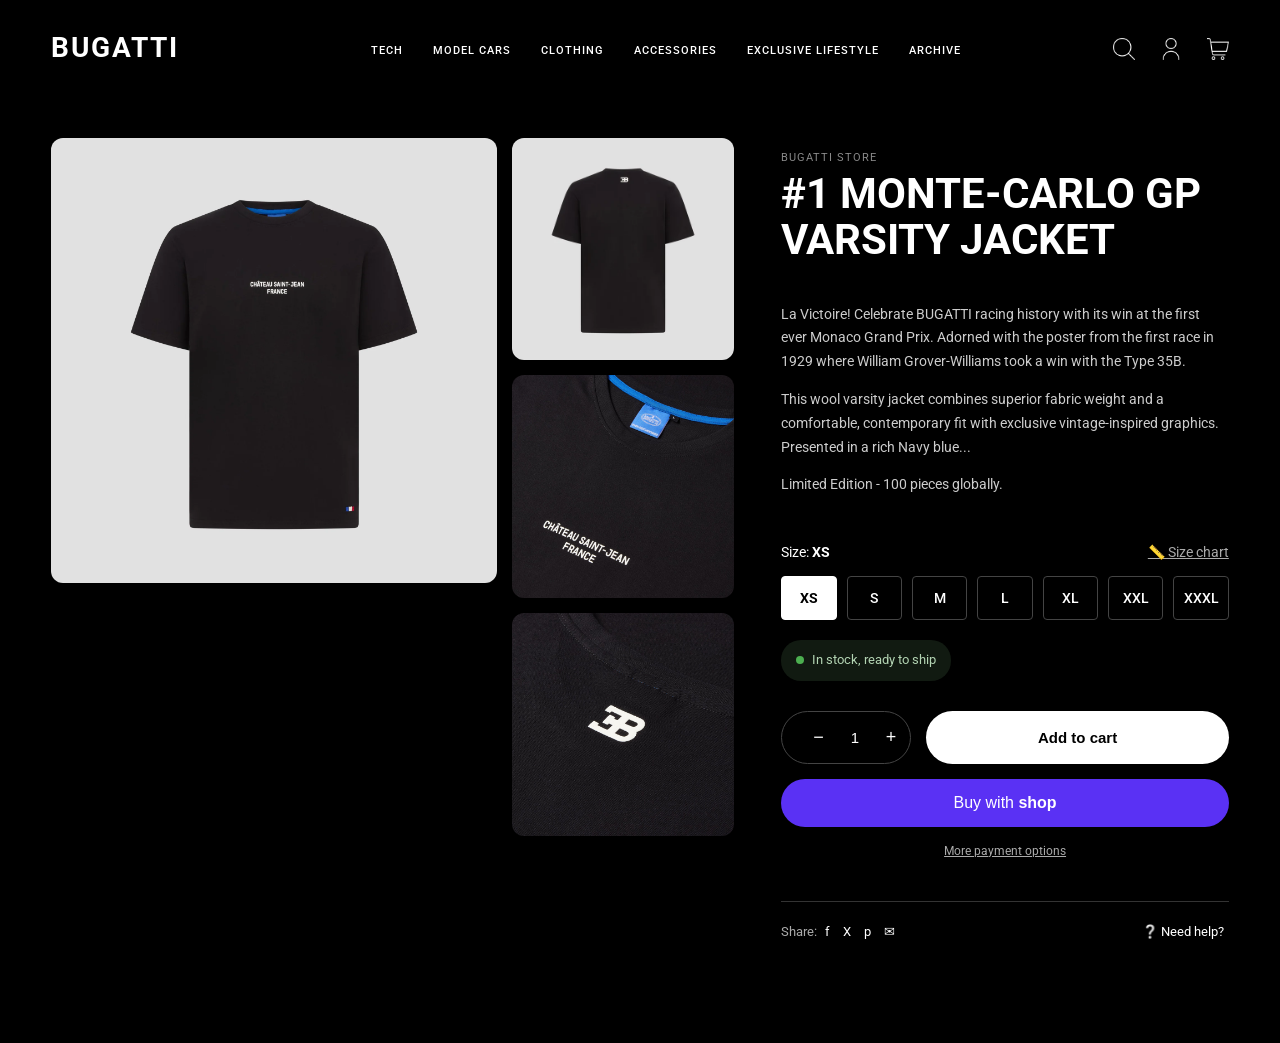
<file: product-detail_3.html>
<!doctype html>
<html lang="vi">
  <head>
    <meta charset="UTF-8" />
    <meta name="viewport" content="width=device-width, initial-scale=1.0" />
    <title>#1 MONTE-CARLO GP VARSITY JACKET - Bugatti</title>
    <link rel="stylesheet" href="styles.css" />
  </head>
  <body class="dark-theme">
    <div id="container">
      <!-- Thanh điều hướng -->
      <header class="top-bar">
        <div class="logo-text">BUGATTI</div>
        <nav class="main-menu">
          <ul>
            <li><a href="#">TECH</a></li>
            <li><a href="#">MODEL CARS</a></li>
            <li><a href="#">CLOTHING</a></li>
            <li><a href="#">ACCESSORIES</a></li>
            <li><a href="#">EXCLUSIVE LIFESTYLE</a></li>
            <li><a href="#">ARCHIVE</a></li>
          </ul>
        </nav>
        <div class="header-icons">
          <a href="#"
            ><img src="images/search.png" alt="Tìm kiếm" class="nav-icon"
          /></a>
          <a href="login-signin.html"
            ><img src="images/avatar.png" alt="Tài khoản" class="nav-icon"
          /></a>
          <a href="#"
            ><img src="images/cart.png" alt="Giỏ hàng" class="nav-icon"
          /></a>
        </div>
      </header>

      <!-- Chi tiết sản phẩm -->
      <main class="product-detail-layout">
        <!-- Cột Trái: Thư viện ảnh -->
        <div class="detail-gallery">
          <div class="gallery-main">
            <img src="images/shirt_3.webp" alt="Áo khoác Bugatti mặt trước" />
          </div>
          <div class="gallery-thumbnails">
            <img src="images/shirt_3.1.webp" alt="Mặt sau áo khoác" />
            <img src="images/shirt_3.2.jpg" alt="Chi tiết túi áo" />
            <img src="images/shirt_3.3.jpg" alt="Logo Bugatti trên áo" />
          </div>
        </div>

        <!-- Cột Phải: Thông tin & Nút mua hàng -->
        <div class="detail-info">
          <p class="detail-brand">BUGATTI STORE</p>
          <h1 class="detail-title">#1 MONTE-CARLO GP<br />VARSITY JACKET</h1>

          <div class="detail-desc">
            <p>
              La Victoire! Celebrate BUGATTI racing history with its win at the
              first ever Monaco Grand Prix. Adorned with the poster from the
              first race in 1929 where William Grover-Williams took a win with
              the Type 35B.
            </p>
            <p>
              This wool varsity jacket combines superior fabric weight and a
              comfortable, contemporary fit with exclusive vintage-inspired
              graphics. Presented in a rich Navy blue...
            </p>
            <p>Limited Edition - 100 pieces globally.</p>
          </div>

          <!-- Bộ chọn Size -->
          <div class="size-section">
            <div class="size-header">
              <span>Size: <strong>XS</strong></span>
              <a href="#" class="size-chart">📏 Size chart</a>
            </div>
            <div class="size-buttons">
              <input type="radio" id="size-xs" name="size" checked />
              <label for="size-xs">XS</label>

              <input type="radio" id="size-s" name="size" />
              <label for="size-s">S</label>

              <input type="radio" id="size-m" name="size" />
              <label for="size-m">M</label>

              <input type="radio" id="size-l" name="size" />
              <label for="size-l">L</label>

              <input type="radio" id="size-xl" name="size" />
              <label for="size-xl">XL</label>

              <input type="radio" id="size-xxl" name="size" />
              <label for="size-xxl">XXL</label>

              <input type="radio" id="size-xxxl" name="size" />
              <label for="size-xxxl">XXXL</label>
            </div>
          </div>

          <!-- Trạng thái kho hàng -->
          <div class="stock-status">
            <span class="status-dot"></span> In stock, ready to ship
          </div>

          <!-- Khu vực Thêm vào giỏ -->
          <form class="add-to-cart-form" action="#" method="post">
            <div class="cart-actions">
              <!-- Chỉnh số lượng -->
              <div class="quantity-selector">
                <button type="button" class="qty-btn">−</button>
                <input type="number" value="1" min="1" class="qty-input" />
                <button type="button" class="qty-btn">+</button>
              </div>
              <!-- Nút mua hàng -->
              <button type="submit" class="add-cart-btn">Add to cart</button>
            </div>
            <button type="button" class="buy-shop-btn">
              Buy with <strong>shop</strong>
            </button>
            <a href="#" class="more-payment">More payment options</a>
          </form>

          <!-- Chia sẻ -->
          <div class="detail-share">
            <span
              >Share:
              <a href="#">f</a>
              <a href="#">X</a>
              <a href="#">p</a>
              <a href="#">✉</a>
            </span>
            <a href="#" class="need-help">❔ Need help?</a>
          </div>
        </div>
      </main>
    </div>
  </body>
</html>
</file>
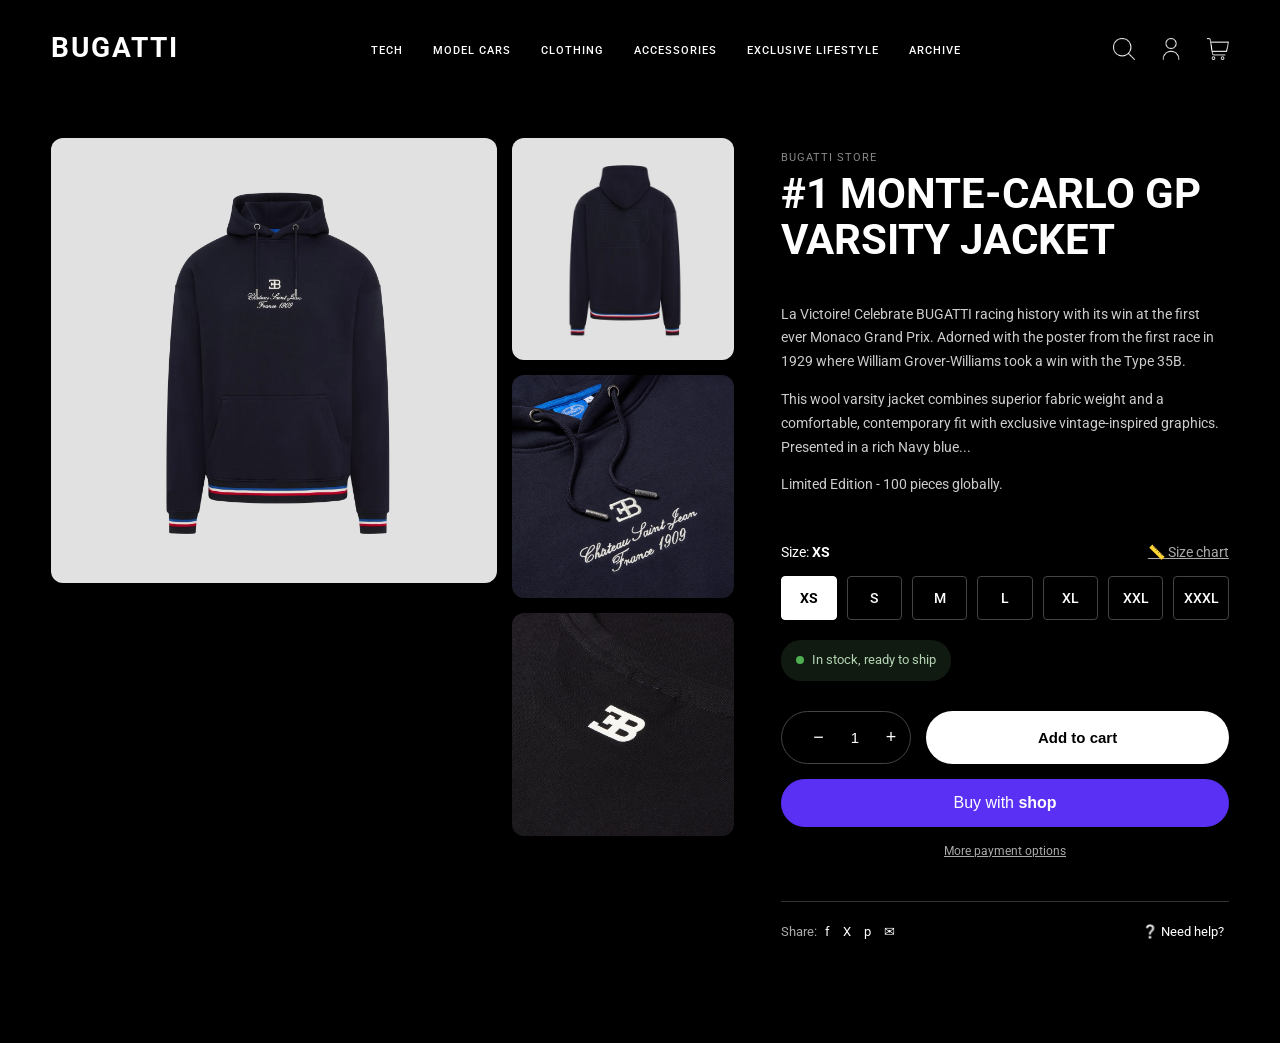
<file: product-detail_4.html>
<!doctype html>
<html lang="vi">
  <head>
    <meta charset="UTF-8" />
    <meta name="viewport" content="width=device-width, initial-scale=1.0" />
    <title>#1 MONTE-CARLO GP VARSITY JACKET - Bugatti</title>
    <link rel="stylesheet" href="styles.css" />
  </head>
  <body class="dark-theme">
    <div id="container">
      <!-- Thanh điều hướng -->
      <header class="top-bar">
        <div class="logo-text">BUGATTI</div>
        <nav class="main-menu">
          <ul>
            <li><a href="#">TECH</a></li>
            <li><a href="#">MODEL CARS</a></li>
            <li><a href="#">CLOTHING</a></li>
            <li><a href="#">ACCESSORIES</a></li>
            <li><a href="#">EXCLUSIVE LIFESTYLE</a></li>
            <li><a href="#">ARCHIVE</a></li>
          </ul>
        </nav>
        <div class="header-icons">
          <a href="#"
            ><img src="images/search.png" alt="Tìm kiếm" class="nav-icon"
          /></a>
          <a href="login-signin.html"
            ><img src="images/avatar.png" alt="Tài khoản" class="nav-icon"
          /></a>
          <a href="#"
            ><img src="images/cart.png" alt="Giỏ hàng" class="nav-icon"
          /></a>
        </div>
      </header>

      <!-- Chi tiết sản phẩm -->
      <main class="product-detail-layout">
        <!-- Cột Trái: Thư viện ảnh -->
        <div class="detail-gallery">
          <div class="gallery-main">
            <img src="images/shirt_4.webp" alt="Áo khoác Bugatti mặt trước" />
          </div>
          <div class="gallery-thumbnails">
            <img src="images/shirt_4.1.webp" alt="Mặt sau áo khoác" />
            <img src="images/shirt_4.2.jpg" alt="Chi tiết túi áo" />
            <img src="images/shirt_4.3.jpg" alt="Logo Bugatti trên áo" />
          </div>
        </div>

        <!-- Cột Phải: Thông tin & Nút mua hàng -->
        <div class="detail-info">
          <p class="detail-brand">BUGATTI STORE</p>
          <h1 class="detail-title">#1 MONTE-CARLO GP<br />VARSITY JACKET</h1>

          <div class="detail-desc">
            <p>
              La Victoire! Celebrate BUGATTI racing history with its win at the
              first ever Monaco Grand Prix. Adorned with the poster from the
              first race in 1929 where William Grover-Williams took a win with
              the Type 35B.
            </p>
            <p>
              This wool varsity jacket combines superior fabric weight and a
              comfortable, contemporary fit with exclusive vintage-inspired
              graphics. Presented in a rich Navy blue...
            </p>
            <p>Limited Edition - 100 pieces globally.</p>
          </div>

          <!-- Bộ chọn Size -->
          <div class="size-section">
            <div class="size-header">
              <span>Size: <strong>XS</strong></span>
              <a href="#" class="size-chart">📏 Size chart</a>
            </div>
            <div class="size-buttons">
              <input type="radio" id="size-xs" name="size" checked />
              <label for="size-xs">XS</label>

              <input type="radio" id="size-s" name="size" />
              <label for="size-s">S</label>

              <input type="radio" id="size-m" name="size" />
              <label for="size-m">M</label>

              <input type="radio" id="size-l" name="size" />
              <label for="size-l">L</label>

              <input type="radio" id="size-xl" name="size" />
              <label for="size-xl">XL</label>

              <input type="radio" id="size-xxl" name="size" />
              <label for="size-xxl">XXL</label>

              <input type="radio" id="size-xxxl" name="size" />
              <label for="size-xxxl">XXXL</label>
            </div>
          </div>

          <!-- Trạng thái kho hàng -->
          <div class="stock-status">
            <span class="status-dot"></span> In stock, ready to ship
          </div>

          <!-- Khu vực Thêm vào giỏ -->
          <form class="add-to-cart-form" action="#" method="post">
            <div class="cart-actions">
              <!-- Chỉnh số lượng -->
              <div class="quantity-selector">
                <button type="button" class="qty-btn">−</button>
                <input type="number" value="1" min="1" class="qty-input" />
                <button type="button" class="qty-btn">+</button>
              </div>
              <!-- Nút mua hàng -->
              <button type="submit" class="add-cart-btn">Add to cart</button>
            </div>
            <button type="button" class="buy-shop-btn">
              Buy with <strong>shop</strong>
            </button>
            <a href="#" class="more-payment">More payment options</a>
          </form>

          <!-- Chia sẻ -->
          <div class="detail-share">
            <span
              >Share:
              <a href="#">f</a>
              <a href="#">X</a>
              <a href="#">p</a>
              <a href="#">✉</a>
            </span>
            <a href="#" class="need-help">❔ Need help?</a>
          </div>
        </div>
      </main>
    </div>
  </body>
</html>
</file>
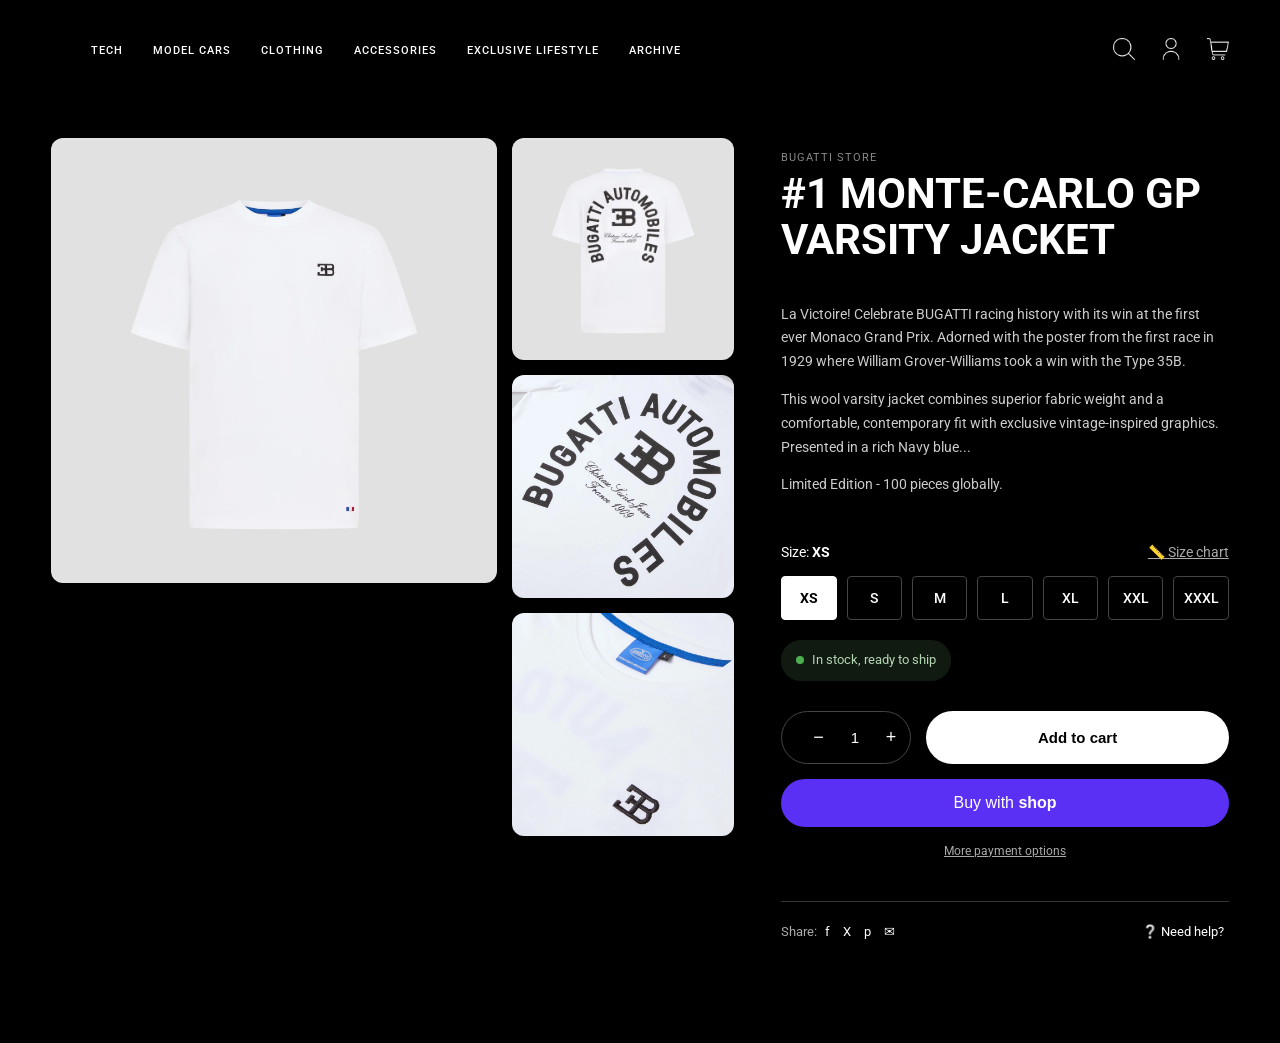
<file: product-detail_5.html>
<!doctype html>
<html lang="vi">
  <head>
    <meta charset="UTF-8" />
    <meta name="viewport" content="width=device-width, initial-scale=1.0" />
    <title>#1 MONTE-CARLO GP VARSITY JACKET - Bugatti</title>
    <link rel="stylesheet" href="styles.css" />
  </head>
  <body class="dark-theme">
    <div id="container">
      <!-- Thanh điều hướng -->
      <header class="top-bar">
        <nav class="main-menu">
          <ul>
            <li><a href="#">TECH</a></li>
            <li><a href="#">MODEL CARS</a></li>
            <li><a href="#">CLOTHING</a></li>
            <li><a href="#">ACCESSORIES</a></li>
            <li><a href="#">EXCLUSIVE LIFESTYLE</a></li>
            <li><a href="#">ARCHIVE</a></li>
          </ul>
        </nav>
        <div class="header-icons">
          <a href="#"
            ><img src="images/search.png" alt="Tìm kiếm" class="nav-icon"
          /></a>
          <a href="login-signin.html"
            ><img src="images/avatar.png" alt="Tài khoản" class="nav-icon"
          /></a>
          <a href="#"
            ><img src="images/cart.png" alt="Giỏ hàng" class="nav-icon"
          /></a>
        </div>
      </header>

      <!-- Chi tiết sản phẩm -->
      <main class="product-detail-layout">
        <!-- Cột Trái: Thư viện ảnh -->
        <div class="detail-gallery">
          <div class="gallery-main">
            <img src="images/shirt_5.webp" alt="Áo khoác Bugatti mặt trước" />
          </div>
          <div class="gallery-thumbnails">
            <img src="images/shirt_5.1.webp" alt="Mặt sau áo khoác" />
            <img src="images/shirt_5.2.webp" alt="Chi tiết túi áo" />
            <img src="images/shirt_5.3.webp" alt="Logo Bugatti trên áo" />
          </div>
        </div>

        <!-- Cột Phải: Thông tin & Nút mua hàng -->
        <div class="detail-info">
          <p class="detail-brand">BUGATTI STORE</p>
          <h1 class="detail-title">#1 MONTE-CARLO GP<br />VARSITY JACKET</h1>

          <div class="detail-desc">
            <p>
              La Victoire! Celebrate BUGATTI racing history with its win at the
              first ever Monaco Grand Prix. Adorned with the poster from the
              first race in 1929 where William Grover-Williams took a win with
              the Type 35B.
            </p>
            <p>
              This wool varsity jacket combines superior fabric weight and a
              comfortable, contemporary fit with exclusive vintage-inspired
              graphics. Presented in a rich Navy blue...
            </p>
            <p>Limited Edition - 100 pieces globally.</p>
          </div>

          <!-- Bộ chọn Size -->
          <div class="size-section">
            <div class="size-header">
              <span>Size: <strong>XS</strong></span>
              <a href="#" class="size-chart">📏 Size chart</a>
            </div>
            <div class="size-buttons">
              <input type="radio" id="size-xs" name="size" checked />
              <label for="size-xs">XS</label>

              <input type="radio" id="size-s" name="size" />
              <label for="size-s">S</label>

              <input type="radio" id="size-m" name="size" />
              <label for="size-m">M</label>

              <input type="radio" id="size-l" name="size" />
              <label for="size-l">L</label>

              <input type="radio" id="size-xl" name="size" />
              <label for="size-xl">XL</label>

              <input type="radio" id="size-xxl" name="size" />
              <label for="size-xxl">XXL</label>

              <input type="radio" id="size-xxxl" name="size" />
              <label for="size-xxxl">XXXL</label>
            </div>
          </div>

          <!-- Trạng thái kho hàng -->
          <div class="stock-status">
            <span class="status-dot"></span> In stock, ready to ship
          </div>

          <!-- Khu vực Thêm vào giỏ -->
          <form class="add-to-cart-form" action="#" method="post">
            <div class="cart-actions">
              <!-- Chỉnh số lượng -->
              <div class="quantity-selector">
                <button type="button" class="qty-btn">−</button>
                <input type="number" value="1" min="1" class="qty-input" />
                <button type="button" class="qty-btn">+</button>
              </div>
              <!-- Nút mua hàng -->
              <button type="submit" class="add-cart-btn">Add to cart</button>
            </div>
            <button type="button" class="buy-shop-btn">
              Buy with <strong>shop</strong>
            </button>
            <a href="#" class="more-payment">More payment options</a>
          </form>

          <!-- Chia sẻ -->
          <div class="detail-share">
            <span
              >Share:
              <a href="#">f</a>
              <a href="#">X</a>
              <a href="#">p</a>
              <a href="#">✉</a>
            </span>
            <a href="#" class="need-help">❔ Need help?</a>
          </div>
        </div>
      </main>
    </div>
  </body>
</html>
</file>
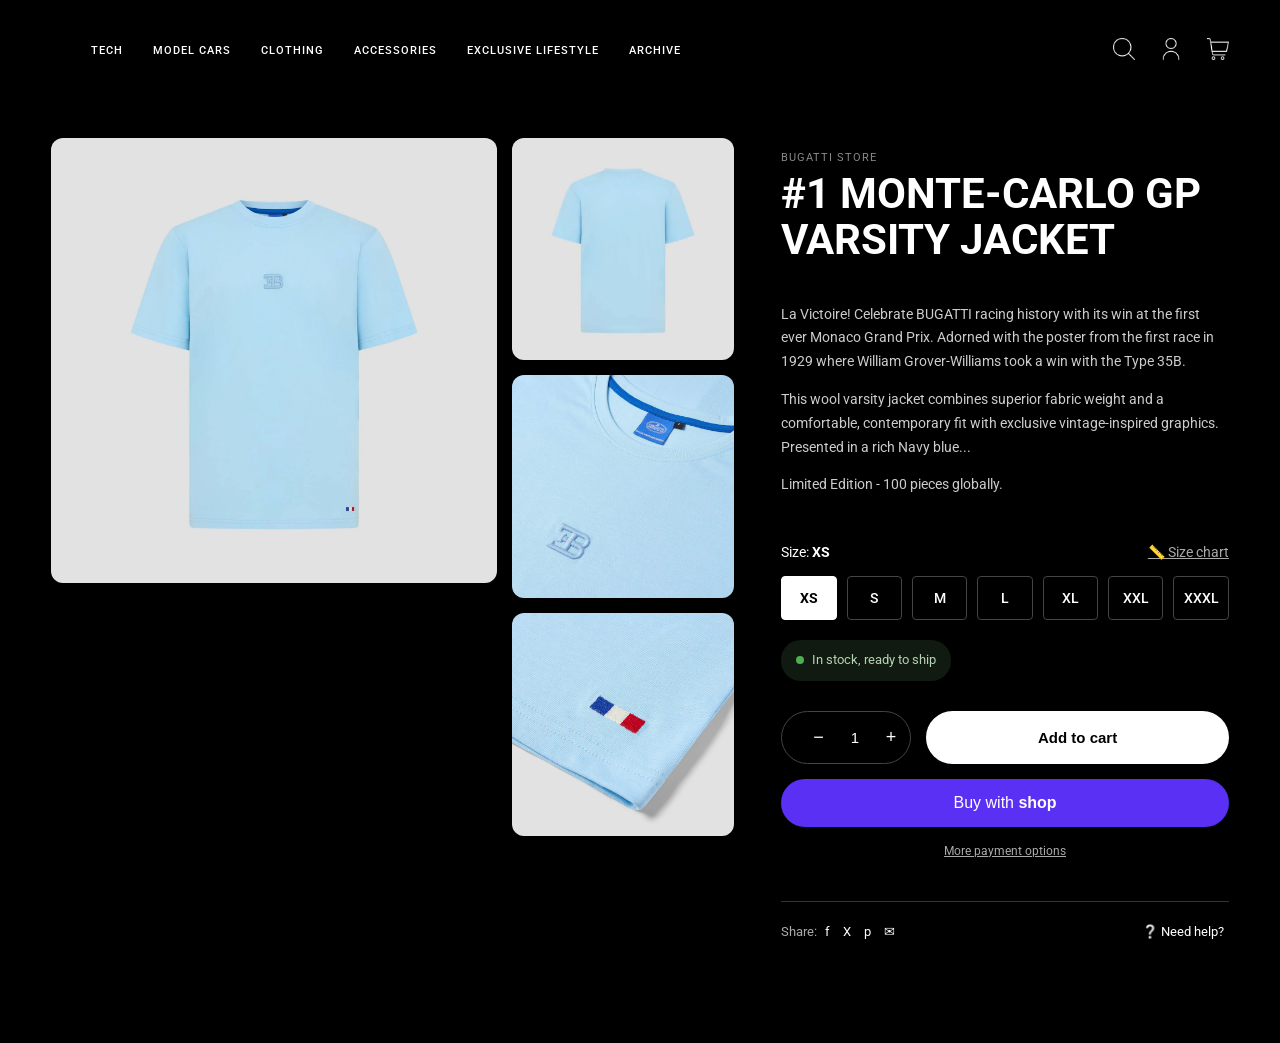
<file: product-detail_6.html>
<!doctype html>
<html lang="vi">
  <head>
    <meta charset="UTF-8" />
    <meta name="viewport" content="width=device-width, initial-scale=1.0" />
    <title>#1 MONTE-CARLO GP VARSITY JACKET - Bugatti</title>
    <link rel="stylesheet" href="styles.css" />
  </head>
  <body class="dark-theme">
    <div id="container">
      <!-- Thanh điều hướng -->
      <header class="top-bar">
        <nav class="main-menu">
          <ul>
            <li><a href="#">TECH</a></li>
            <li><a href="#">MODEL CARS</a></li>
            <li><a href="#">CLOTHING</a></li>
            <li><a href="#">ACCESSORIES</a></li>
            <li><a href="#">EXCLUSIVE LIFESTYLE</a></li>
            <li><a href="#">ARCHIVE</a></li>
          </ul>
        </nav>
        <div class="header-icons">
          <a href="#"
            ><img src="images/search.png" alt="Tìm kiếm" class="nav-icon"
          /></a>
          <a href="login-signin.html"
            ><img src="images/avatar.png" alt="Tài khoản" class="nav-icon"
          /></a>
          <a href="#"
            ><img src="images/cart.png" alt="Giỏ hàng" class="nav-icon"
          /></a>
        </div>
      </header>

      <!-- Chi tiết sản phẩm -->
      <main class="product-detail-layout">
        <!-- Cột Trái: Thư viện ảnh -->
        <div class="detail-gallery">
          <div class="gallery-main">
            <img src="images/shirt_6.webp" alt="Áo khoác Bugatti mặt trước" />
          </div>
          <div class="gallery-thumbnails">
            <img src="images/shirt_6.1.webp" alt="Mặt sau áo khoác" />
            <img src="images/shirt_6.2.jpg" alt="Chi tiết túi áo" />
            <img src="images/shirt_6.3.webp" alt="Logo Bugatti trên áo" />
          </div>
        </div>

        <!-- Cột Phải: Thông tin & Nút mua hàng -->
        <div class="detail-info">
          <p class="detail-brand">BUGATTI STORE</p>
          <h1 class="detail-title">#1 MONTE-CARLO GP<br />VARSITY JACKET</h1>

          <div class="detail-desc">
            <p>
              La Victoire! Celebrate BUGATTI racing history with its win at the
              first ever Monaco Grand Prix. Adorned with the poster from the
              first race in 1929 where William Grover-Williams took a win with
              the Type 35B.
            </p>
            <p>
              This wool varsity jacket combines superior fabric weight and a
              comfortable, contemporary fit with exclusive vintage-inspired
              graphics. Presented in a rich Navy blue...
            </p>
            <p>Limited Edition - 100 pieces globally.</p>
          </div>

          <!-- Bộ chọn Size -->
          <div class="size-section">
            <div class="size-header">
              <span>Size: <strong>XS</strong></span>
              <a href="#" class="size-chart">📏 Size chart</a>
            </div>
            <div class="size-buttons">
              <input type="radio" id="size-xs" name="size" checked />
              <label for="size-xs">XS</label>

              <input type="radio" id="size-s" name="size" />
              <label for="size-s">S</label>

              <input type="radio" id="size-m" name="size" />
              <label for="size-m">M</label>

              <input type="radio" id="size-l" name="size" />
              <label for="size-l">L</label>

              <input type="radio" id="size-xl" name="size" />
              <label for="size-xl">XL</label>

              <input type="radio" id="size-xxl" name="size" />
              <label for="size-xxl">XXL</label>

              <input type="radio" id="size-xxxl" name="size" />
              <label for="size-xxxl">XXXL</label>
            </div>
          </div>

          <!-- Trạng thái kho hàng -->
          <div class="stock-status">
            <span class="status-dot"></span> In stock, ready to ship
          </div>

          <!-- Khu vực Thêm vào giỏ -->
          <form class="add-to-cart-form" action="#" method="post">
            <div class="cart-actions">
              <!-- Chỉnh số lượng -->
              <div class="quantity-selector">
                <button type="button" class="qty-btn">−</button>
                <input type="number" value="1" min="1" class="qty-input" />
                <button type="button" class="qty-btn">+</button>
              </div>
              <!-- Nút mua hàng -->
              <button type="submit" class="add-cart-btn">Add to cart</button>
            </div>
            <button type="button" class="buy-shop-btn">
              Buy with <strong>shop</strong>
            </button>
            <a href="#" class="more-payment">More payment options</a>
          </form>

          <!-- Chia sẻ -->
          <div class="detail-share">
            <span
              >Share:
              <a href="#">f</a>
              <a href="#">X</a>
              <a href="#">p</a>
              <a href="#">✉</a>
            </span>
            <a href="#" class="need-help">❔ Need help?</a>
          </div>
        </div>
      </main>
    </div>
  </body>
</html>
</file>
<file: styles.css>
/* Tải font Roboto từ Google Fonts để hỗ trợ tốt hiển thị tiếng Việt */
@import url("https://fonts.googleapis.com/css2?family=Roboto:wght@400;500;700&display=swap");

/* THIẾT LẬP CƠ BẢN (RESET & TYPOGRAPHY) */
* {
  /* Box model: Đảm bảo padding và border tính vào tổng chiều rộng của thẻ, tránh bị phình to */
  box-sizing: border-box;
}

body {
  margin: 0;
  background-color: #000000; /* Đổi thành đen tuyền */
  color: #ffffff; /* Đổi màu chữ mặc định thành trắng */
  font-family: "Roboto", Arial, Helvetica, sans-serif;
  font-size: 16px;
  line-height: 1.6;
}

img {
  /* Đảm bảo hình ảnh không bao giờ phình to vượt quá khung chứa nó */
  max-width: 100%;
}

a {
  color: inherit; /* Link tự động lấy màu chữ của phần tử cha */
  text-decoration: none; /* Xóa gạch chân mặc định của thẻ a */
}

/* KHỐI HEADER & ĐIỀU HƯỚNG (NAVIGATION) */
.header {
  display: flex; /* Bật Flexbox để dàn hàng ngang */
  justify-content: space-between; /* Đẩy Logo sang trái, link Đăng nhập sang phải[cite: 26] */
  align-items: center; /* Căn giữa các phần tử theo chiều dọc[cite: 26] */
  padding: 20px 8%; /* Đệm trên/dưới 20px, trái/phải thụt vào 8% so với màn hình[cite: 23] */
  background-color: #171717; /* Nền đen */
  color: white; /* Chữ trắng */
}

.header p {
  font-size: 12px;
  letter-spacing: 2px; /* Kéo giãn khoảng cách giữa các chữ cái */
}

.header a {
  padding: 6px; /* Vùng bấm của link rộng hơn */
}

/* Hiệu ứng khi lướt chuột qua các link (Hover)[cite: 24] */
.header a:hover,
.nav a:hover,
.product a:hover,
footer a:hover {
  color: #d71920; /* Đổi sang màu đỏ Bugatti */
}

.logo {
  margin: 0;
  width: 120px; /* Khống chế độ rộng logo */
}

.nav {
  display: flex; /* Bật Flexbox[cite: 26] */
  justify-content: space-between; /* Đẩy Menu sang trái, ô Tìm kiếm sang phải[cite: 26] */
  align-items: center; /* Căn giữa trục dọc[cite: 26] */
  padding: 12px 8%;
  background-color: #292929; /* Màu nền xám đậm */
  color: white;
}

.nav ul {
  display: flex; /* Dàn các thẻ li (Trang chủ, Sản phẩm...) thành hàng ngang[cite: 26] */
  margin: 0;
  padding: 0;
  list-style-type: none; /* Xóa dấu chấm đầu dòng của danh sách[cite: 18] */
}

.nav li {
  margin-right: 25px; /* Khoảng cách giữa các mục trong menu */
}

.nav form {
  display: flex; /* Ghép ô input và nút bấm thành 1 hàng ngang khít nhau[cite: 26] */
}

/* =========================================
   CÁC PHẦN TỬ FORM & NÚT BẤM (BUTTON)
   ========================================= */
input,
select,
textarea {
  width: 100%; /* Chiếm trọn chiều ngang của khung chứa */
  margin: 6px 0 16px; /* Cách trên 6px, cách dưới 16px */
  padding: 10px; /* Độ phồng bên trong ô nhập liệu[cite: 23] */
  border: 1px solid #999; /* Viền xám[cite: 23] */
  font-size: 15px;
}

input[type="checkbox"] {
  width: auto; /* Ô checkbox không kéo dài 100% */
  margin-right: 5px; /* Cách chữ kế bên 5px */
}

button {
  padding: 10px 16px;
  border: 0; /* Xóa viền mặc định */
  background-color: #d71920; /* Nền đỏ */
  color: white;
  cursor: pointer; /* Đổi biểu tượng chuột thành hình bàn tay khi chỉ vào */
}

.button {
  display: inline-block; /* Cho phép nút bấm nhận kích thước khối nhưng vẫn nằm nội dòng[cite: 25] */
  margin-top: 15px;
  padding: 12px 22px;
  border: 1px solid #171717; /* Viền đen[cite: 23] */
  background-color: #171717; /* Nền đen */
  color: white;
  font-size: 15px;
  letter-spacing: 1px;
}

.button:hover {
  background-color: #d71920; /* Đổi nền thành đỏ khi hover[cite: 24] */
  border-color: #d71920; /* Đổi viền thành đỏ */
}

.light-button {
  border-color: white;
  background-color: transparent; /* Nền trong suốt */
}

.light-button:hover {
  background-color: white; /* Hover nền trắng */
  color: #171717; /* Chữ đen */
}

/* =========================================
   TRANG MỞ ĐẦU (OPENING PAGE CÓ VIDEO)
   ========================================= */
.opening {
  position: relative; /* Trở thành gốc tọa độ để video ghim vào[cite: 25] */
  height: 100vh; /* Chiếm 100% chiều cao màn hình trình duyệt */
  overflow: hidden; /* Cắt bỏ những phần video bị lố ra ngoài[cite: 24] */
  color: white;
  text-align: center; /* Căn giữa chữ */
  background-color: black;
}

.opening video {
  position: absolute; /* Rút video ra khỏi luồng, đặt tự do đè lên phần nền[cite: 25] */
  top: 0; /* Ghim lên sát mép trên[cite: 25] */
  left: 0; /* Ghim sát mép trái[cite: 25] */
  width: 100%; /* Video rộng hết màn hình */
  height: 100%; /* Video cao hết màn hình */
  object-fit: cover; /* Đảm bảo video không bị méo, cắt cúp thông minh cho vừa khung */
}

.opening-content {
  position: relative;
  z-index: 1; /* Nâng lớp chữ lên trên lớp video (có z-index mặc định thấp hơn)[cite: 25] */
  max-width: 900px;
  margin: auto; /* Căn giữa khối chữ[cite: 23] */
  padding: 16vh 20px; /* Đẩy khối chữ xuống một khoảng bằng 16% chiều cao màn hình */
}

.opening-logo {
  margin: 0;
  color: #f2f2f2;
  font-family: "Brush Script MT", cursive; /* Font chữ ký nghệ thuật */
  font-weight: 500;
  font-size: 250px;
  line-height: 1; /* Chữ không có khoảng hở dòng thừa */
}

.opening-message {
  margin-top: 25px;
  color: #f2f2f2;
  font-size: 25px;
  font-weight: 700; /* Chữ in đậm */
  letter-spacing: 3px;
}

.opening .button {
  border-radius: 25px; /* Nút bo góc tròn[cite: 24] */
  padding: 11px 28px;
}

/* =========================================
   KHỐI HERO (BANNER CHÍNH) VÀ ABOUT HERO
   ========================================= */
.hero,
.about-hero {
  min-height: 520px; /* Đảm bảo banner không bị ép nhỏ hơn 520px */
  padding: 120px 12%; /* Tạo không gian bên trong để hiển thị chữ[cite: 23] */
  color: white;

  /* Lớp màng đen mờ đè lên hình nền giúp chữ dễ đọc hơn[cite: 23, 24] */
  background-image:
    linear-gradient(rgba(0, 0, 0, 0.6), rgba(0, 0, 0, 0.6)),
    url("images/Bugatti-Tourbillon-bg.jpg");
  background-position: center; /* Căn giữa tâm ảnh nền[cite: 23] */
  background-size: cover; /* Phóng to ảnh lấp đầy toàn bộ khu vực[cite: 23, 24] */
}

.hero h2,
.about-hero h1,
.car-title h1 {
  margin: 12px 0;
  font-family: "Roboto", Arial, Helvetica, sans-serif;
  font-weight: 700;
  font-size: 52px; /* Chữ rất to */
  line-height: 1.1;
}

.hero p {
  max-width: 500px; /* Giới hạn độ dài đoạn văn để không chạy hết chiều ngang */
}

/* =========================================
   THIẾT KẾ THANH ĐIỀU HƯỚNG MỚI (ĐEN TỔNG THỂ)
   ========================================= */
.top-bar {
  display: flex;
  justify-content: space-between; /* Đẩy Logo, Menu và Icons ra 3 góc */
  align-items: center; /* Căn giữa theo trục dọc[cite: 26] */
  padding: 20px 4%;
  background-color: #000000; /* Nền đen tuyền */
  color: #ffffff;
}

.logo-text {
  font-size: 28px;
  font-weight: 700;
  letter-spacing: 2px;
}

.main-menu ul {
  display: flex;
  list-style: none;
  gap: 30px; /* Khoảng cách giữa các chữ trong menu */
}

.main-menu a {
  font-size: 11px;
  text-transform: uppercase;
  letter-spacing: 1px;
  font-weight: 500;
  transition: color 0.3s;
}

/* Đảm bảo khung chứa các icon dàn hàng ngang và cách đều nhau */
.header-icons {
  display: flex;
  gap: 25px; /* Khoảng cách giữa các icon */
  align-items: center; /* Căn giữa theo trục dọc */
}

/* Khống chế kích thước ảnh PNG */
.nav-icon {
  width: 22px; /* Kích thước chuẩn cho icon trên thanh điều hướng */
  height: 22px;
  object-fit: contain; /* Đảm bảo icon không bị méo */
  display: block; /* Loại bỏ khoảng trắng thừa dưới đáy thẻ a */

  /* (Tùy chọn) Thêm hiệu ứng chuyển động nếu bạn muốn icon mờ đi khi hover */
  transition: opacity 0.3s ease;
}

/* Hiệu ứng khi rê chuột qua icon (Vì là ảnh PNG trắng nên không đổi sang màu đỏ được, ta dùng cách làm mờ đi một chút) */
.header-icons a:hover .nav-icon {
  opacity: 0.6; /* Mờ đi 60% khi rê chuột */
}

/* =========================================
   HIỆU ỨNG SLIDESHOW TRANG CHỦ (HERO)
   ========================================= */

/* 1. Biến khối Hero thành gốc tọa độ và tắt nền tĩnh cũ[cite: 25] */
.hero {
  position: relative;
  background-image: none; /* Tắt ảnh nền tĩnh mặc định */
  overflow: hidden; /* Không cho ảnh lồi ra ngoài khung */
}

/* 2. Ép khối nội dung chữ nổi lên trên cùng[cite: 25] */
.hero-content {
  position: relative;
  z-index: 2; /* Lớp số 2, đè lên ảnh nền */
}

/* 3. Khung chứa 3 ảnh slide nằm dưới chữ[cite: 25] */
.hero-slideshow {
  position: absolute;
  inset: 0; /* Căng khung chứa ra 4 góc (top, left, bottom, right = 0)[cite: 25] */
  z-index: 1; /* Lớp số 1, nằm dưới chữ */
}

/* 4. Thiết lập chung cho từng ảnh slide */
.hero-slideshow .slide {
  position: absolute;
  inset: 0;
  background-size: cover;
  background-position: center;
  opacity: 0; /* Mặc định ẩn hoàn toàn (trong suốt) */

  /* Chạy hoạt ảnh tên là "fadeSlide", tốn 15 giây cho 1 vòng lặp, chạy vô hạn */
  animation: fadeSlide 15s infinite;
}

/* Phủ một lớp màng đen mờ lên từng ảnh để chữ màu trắng nổi bật hơn[cite: 25] */
.hero-slideshow .slide::after {
  content: "";
  position: absolute;
  inset: 0;
  background-color: rgba(0, 0, 0, 0.6);
}

/* 5. Gắn ảnh cụ thể và canh thời gian xuất hiện (Delay) */
.hero-slideshow .slide-1 {
  background-image: url("images/01BUGATTI-Solitaire-Destrier.jpg");
  animation-delay: 0s; /* Chạy ngay lập tức */
}

.hero-slideshow .slide-2 {
  background-image: url("images/02BUGATTI-Solitaire-Destrier.jpg");
  animation-delay: 5s; /* Đợi 5 giây sau mới bắt đầu rõ lên */
}

.hero-slideshow .slide-3 {
  background-image: url("images/05BUGATTI-Solitaire-Destrier.jpg");
  animation-delay: 10s; /* Đợi 5 giây sau mới bắt đầu rõ lên */
}

.hero-slideshow .slide-4 {
  background-image: url("images/11BUGATTI-Solitaire-Destrier.jpg");
  animation-delay: 15s; /* Đợi 10 giây sau mới bắt đầu rõ lên */
}

.hero-slideshow .slide-5 {
  background-image: url("images/13BUGATTI-Solitaire-Destrier.jpg");
  animation-delay: 20s; /* Đợi 10 giây sau mới bắt đầu rõ lên */
}

/* 6. Trục thời gian (Keyframes) tạo hiệu ứng rõ từ từ (Fade)[cite: 26] */
/* Cập nhật lại trục thời gian Fade cho phù hợp với chu kỳ 5 ảnh (20% mỗi ảnh) */
/* Cập nhật lại trục thời gian Fade để tạo hiệu ứng nối đuôi nhau hoàn hảo */
@keyframes fadeSlide {
  0% {
    opacity: 0;
    transform: scale(1);
  }
  4% {
    opacity: 1;
  } /* Mất 1 giây để hiện rõ hoàn toàn */
  20% {
    opacity: 1;
  } /* Lệnh then chốt: Giữ độ rõ tối đa đến hết giây thứ 5 */
  24% {
    opacity: 0;
  } /* Tự động mờ dần đi trong 1 giây tiếp theo (khớp với lúc ảnh sau đang sáng lên) */
  100% {
    opacity: 0;
    transform: scale(1.05);
  }
}

/* =========================================
   THIẾT KẾ HERO MỚI (BỐ CỤC SPLIT VÀ BO GÓC)
   ========================================= */
.hero-wrapper {
  background-color: #000000; /* Vùng bao ngoài cùng màu đen tạo khung */
  padding: 0 2% 40px 2%; /* Tạo viền đen bao quanh bức ảnh hero */
}

.new-hero {
  border-radius: 20px; /* Bo góc bức ảnh nền[cite: 23] */
  min-height: 80vh; /* Cao bằng 80% màn hình */
  display: flex;
  flex-direction: column;
  justify-content: center; /* Đẩy cụm nội dung ra giữa trục dọc[cite: 26] */
  padding: 60px;
  position: relative;
  overflow: hidden;
  background-color: #000000; /* BỔ SUNG LỆNH NÀY */
}

/* Ép tiêu đề và nút bấm nằm trên 1 hàng ngang, đẩy ra 2 mép[cite: 26] */
.new-hero-content {
  display: flex;
  justify-content: space-between;
  align-items: center;
  width: 100%;
  position: relative;
  z-index: 2; /* Nổi lên trên ảnh nền */
}

.hero-title {
  font-size: 6rem;
  line-height: 1.1;
  letter-spacing: 2px;
  margin: 0;
  text-transform: uppercase;
}

/* Nút bấm trắng dạng viên thuốc (Pill shape) */
.view-btn {
  background-color: #ffffff;
  color: #000000;
  border-radius: 50px; /* Bo tròn tuyệt đối thành hình viên thuốc[cite: 23] */
  padding: 12px 40px;
  font-size: 16px;
  font-weight: bold;
  text-transform: none; /* Bỏ viết hoa toàn bộ */
  border: none;
  transition: background-color 0.3s;
}

.view-btn:hover {
  background-color: #cccccc; /* Đổi màu nhẹ khi hover */
  border: none;
}

/* Bộ điều khiển đáy (Mũi tên & Chấm tròn) */
.hero-controls {
  position: absolute; /* Rút ra khỏi luồng, đặt tự do[cite: 25] */
  bottom: 40px; /* Cách đáy 40px[cite: 25] */
  left: 60px; /* Căn lề trái/phải bằng với mép chữ[cite: 25] */
  right: 60px;
  display: flex;
  justify-content: space-between; /* Đẩy 2 mũi tên ra 2 đầu, dấu chấm ở giữa[cite: 26] */
  z-index: 2;
  color: white;
  font-size: 20px;
  cursor: pointer;
}

.dots {
  font-size: 14px;
  letter-spacing: 4px;
}

/* Dải băng rôn thông báo US & UK */
.us-uk-banner {
  background-color: #000000;
  color: white;
  text-align: center;
  padding: 60px 20px;
  width: 100%; /* Căng ra hết chiều ngang màn hình */
  margin: 0 auto; /* Căn giữa khối banner */
}

.us-uk-banner h2 {
  font-size: 3rem;
  margin-bottom: 15px;
  text-align: left;
  width: 65%; /*Giới hạn độ dài đoạn văn bản */
  margin: 0 auto; /* Căn giữa đoạn văn bản */
}

.us-uk-banner p {
  font-size: 1.2rem;
  color: #aaaaaa;
  text-align: left;
  width: 65%; /*Giới hạn độ dài đoạn văn bản */
  margin: 0 auto; /* Căn giữa đoạn văn bản */
}

/* =========================================
   KHU VỰC NỘI DUNG TIÊU CHUẨN (SIMPLE SECTION)
   ========================================= */
.simple-section {
  max-width: 2100px; /* Giới hạn chiều rộng tối đa, tránh bị bè trên màn hình to */
  margin: 0 auto; /* Đẩy khối nội dung ra chính giữa trình duyệt */
  padding: 60px 8%; /* Khoảng đệm trên dưới 60px, 2 bên thụt 8%[cite: 23] */
}

.simple-section h2,
.dark-section h2,
.contact-section h2 {
  margin-top: 0;
  font-family: "Roboto", Arial, Helvetica, sans-serif;
  font-weight: 700;
  font-size: 36px;
}

.section-text {
  max-width: 600px; /* Giới hạn độ dài của đoạn văn bản giới thiệu */
}

/* =========================================
   BỘ SƯU TẬP SẢN PHẨM (CUỘN NGANG & HIỆU ỨNG BUGATTI)
   ========================================= */

/* Thanh bộ lọc sản phẩm */
.collection-filters {
  display: flex;
  gap: 15px;
  margin-bottom: 40px;
  overflow-x: auto; /* Cho phép cuộn ngang nếu màn hình nhỏ */
  -ms-overflow-style: none;
  scrollbar-width: none;
}
.collection-filters::-webkit-scrollbar {
  display: none;
}

.filter-btn {
  background-color: #111111; /* Đen nhạt */
  color: #ffffff;
  border: 1px solid #333333;
  border-radius: 30px;
  padding: 10px 25px;
  font-size: 13px;
  letter-spacing: 1px;
  cursor: pointer;
  white-space: nowrap;
  transition: all 0.3s ease;
}

.filter-btn:hover {
  border-color: #ffffff; /* Sáng viền khi hover */
}

.filter-btn.active {
  background-color: #ffffff;
  color: #000000;
}

/* 1. KHUNG CUỘN NGANG (CAROUSEL) */
.product-scroll-container {
  display: flex;
  flex-wrap: nowrap; /* Bắt ép không rớt dòng */
  overflow-x: auto; /* Kích hoạt cuộn ngang */
  gap: 20px;
  padding-bottom: 20px;

  /* Tạo độ hít (snap) mượt mà khi cuộn */
  scroll-snap-type: x mandatory;
  scroll-behavior: smooth;

  /* Ẩn thanh cuộn thô trên Windows */
  -ms-overflow-style: none;
  scrollbar-width: none;
}

/* Ẩn thanh cuộn trên Chrome/Safari */
.product-scroll-container::-webkit-scrollbar {
  display: none;
}

/* 2. BỘ KHUNG THẺ SẢN PHẨM */
.bugatti-card {
  flex: 0 0 320px; /* Khóa cứng chiều rộng mỗi thẻ là 320px */
  scroll-snap-align: start; /* Hít thẻ vào lề trái khi ngừng cuộn */

  background-color: #e8e8e8;
  border-radius: 12px;
  padding: 20px;
  display: flex;
  flex-direction: column;
  cursor: pointer;
  color: #000000;
}

/* 1. Cấp quyền làm mốc tọa độ cho thẻ Card */
.bugatti-card {
  position: relative; /* Thêm lệnh này vào class .bugatti-card hiện tại của bạn */

  /* Các lệnh cũ giữ nguyên... */
  flex: 0 0 320px;
  scroll-snap-align: start;
  background-color: #e8e8e8;
  border-radius: 12px;
  padding: 20px;
  display: flex;
  flex-direction: column;
  cursor: pointer;
  color: #000000;
}

/* 2. Biến thẻ a thành một tấm kính trong suốt phủ kín toàn bộ thẻ sản phẩm */
.full-card-link {
  position: absolute;
  top: 0;
  left: 0;
  right: 0;
  bottom: 0;
  z-index: 5; /* Đặt tấm kính ở layer số 5 */
}

/* 3. Nâng các nút bấm lên layer số 10 để nó không bị tấm kính che mất */

/* Khối tròn bao quanh con mắt (giữ nguyên cấu hình cũ) */
.quick-view {
  position: absolute;
  top: 10px;
  right: 10px;
  background-color: #000000;
  width: 40px;
  height: 40px;
  border-radius: 50%;
  display: flex;
  justify-content: center;
  align-items: center;
  opacity: 0;
  transform: translateY(10px);
  transition: all 0.3s ease;
  z-index: 10;
  pointer-events: auto;
}

/* THÊM MỚI: Khống chế kích thước ảnh eye.png cho vừa vặn trong cái nút tròn đen */
.eye-icon {
  position: static !important; /* Gỡ bỏ vị trí đè lấp của thẻ cha */
  width: 18px !important;
  height: 18px !important;
  object-fit: contain;
}

/* 3. KHU VỰC HÌNH ẢNH & HIỆU ỨNG XẾP CHỒNG */
.card-image-wrap {
  position: relative;
  width: 100%;
  aspect-ratio: 1 / 1; /* Cố định khung vuông */
  overflow: hidden;
  margin-bottom: 20px;
}

/* Thêm dấu > vào giữa */
.card-image-wrap > img {
  position: absolute;
  top: 0;
  left: 0;
  width: 100%;
  height: 100%;
  object-fit: contain;
  transition: opacity 0.4s ease;
}

/* Ẩn ảnh mặt sau mặc định */
.img-hover {
  opacity: 0;
}

/* CÁC NÚT BẤM ẨN */
.quick-view {
  position: absolute;
  top: 10px;
  right: 10px;
  background-color: #000;
  color: #fff;
  width: 40px;
  height: 40px;
  border-radius: 50%;
  display: flex;
  justify-content: center;
  align-items: center;

  opacity: 0; /* Ẩn mặc định */
  transform: translateY(10px); /* Kéo xuống 10px để làm hiệu ứng trượt lên */
  transition: all 0.3s ease;
}

.choose-btn {
  position: absolute;
  bottom: 10px;
  left: 50%;
  transform: translateX(-50%) translateY(10px);
  background-color: #fff;
  color: #000;
  border: none;
  padding: 10px 20px;
  border-radius: 30px;
  font-weight: 600;
  font-size: 13px;
  white-space: nowrap;

  opacity: 0; /* Ẩn mặc định */
  transition: all 0.3s ease;
}

/* 4. SỰ KIỆN HOVER KÍCH HOẠT HIỆU ỨNG */
.bugatti-card:hover .img-default {
  opacity: 0;
}
.bugatti-card:hover .img-hover {
  opacity: 1;
}

.bugatti-card:hover .quick-view {
  opacity: 1;
  transform: translateY(0);
}

.bugatti-card:hover .choose-btn {
  opacity: 1;
  transform: translateX(-50%) translateY(0);
}

.choose-btn:hover {
  background-color: #000;
  color: #fff;
}

/* 5. KHU VỰC THÔNG TIN CHỮ BÊN DƯỚI */
.card-info .brand {
  font-size: 11px;
  color: #888;
  text-transform: uppercase;
  letter-spacing: 1px;
  margin-bottom: 8px;
}

.title-price {
  display: flex;
  justify-content: space-between;
  align-items: flex-start;
  gap: 15px;
}

.title-price .title {
  font-size: 15px;
  font-weight: 500;
  margin: 0;
  line-height: 1.4;
}

.title-price .price {
  font-size: 14px;
  font-weight: 400;
}

/* =========================================
   CÁC KHU VỰC KHÁC (DARK SECTION, FOOTER, CHAT)
   ========================================= */
.dark-section {
  padding: 70px 8%;
  color: white;
  text-align: center; /* Chữ căn giữa */
  background-color: #242424;
}

footer {
  display: flex; /* Flexbox dàn hàng ngang cho bản quyền và link[cite: 26] */
  justify-content: space-between; /* Đẩy 2 phần tử ra sát 2 lề[cite: 26] */
  padding: 18px 8%;
  color: white;
  background-color: #111; /* Nền đen sẫm */
  font-size: 13px;
}

.car-title {
  padding: 55px 8%;
  color: white;
  background-color: #242424;
}

.big-image {
  display: block; /* Tránh có khoảng trắng nhỏ thừa dưới đáy ảnh do định dạng inline mặc định[cite: 25] */
  width: 100%;
  max-height: 620px; /* Không cho ảnh cao quá 620px */
  object-fit: cover; /* Cắt thông minh để ảnh lấp đầy[cite: 25] */
}

.feature-list {
  padding-left: 20px; /* Thụt đầu dòng cho danh sách tính năng */
}

.gray-section {
  max-width: none; /* Phá vỡ max-width để nền xám trải tràn 100% màn hình */
  background-color: #dfdcd4;
}

/* =========================================
   ĐỊNH DẠNG BẢNG (TABLE)[cite: 19]
   ========================================= */
table {
  width: 100%;
  border-collapse: collapse; /* Xóa khoảng hở rãnh kép giữa các ô trong bảng[cite: 19] */
  background-color: white;
}

th,
td {
  padding: 12px; /* Đệm tạo khoảng thở cho chữ trong ô[cite: 19] */
  border: 1px solid #aaa; /* Kẻ viền xám[cite: 19] */
  text-align: left; /* Chữ canh trái[cite: 19] */
}

th {
  background-color: #242424; /* Nền ô tiêu đề tối màu[cite: 19] */
  color: white;
}

/* =========================================
   TRANG ĐĂNG NHẬP / ĐĂNG KÝ (FORM PAGE)
   ========================================= */
.form-page {
  display: flex;
  flex-direction: column; /* Ép tiêu đề intro và khối form xếp chồng dọc từ trên xuống[cite: 26] */
  gap: 40px; /* Khoảng cách giữa phần intro và phần form */
  max-width: 1200px; /* Giới hạn độ rộng tối đa để form không bị bẹp ngang */
  margin: auto; /* Căn ra giữa[cite: 23] */
  padding: 70px 8%;
}

.form-intro,
.form-list {
  flex: 1; /* Cho phép giãn đều chiều cao[cite: 26] */
}

.form-list {
  display: flex; /* Dàn Form đăng nhập và Form đăng ký nằm cạnh nhau[cite: 26] */
  gap: 20px; /* Khoảng cách giữa 2 bảng form */
}

.form-list form {
  flex: 1; /* Chia đều không gian để 2 form rộng bằng nhau[cite: 26] */
  padding: 25px; /* Khoảng thở bên trong form[cite: 23] */
  background-color: white;
  border: 1px solid #c9c6bf; /* Viền bao ngoài form[cite: 23] */
}

.form-list h2 {
  margin-top: 0;
  font-family: "Roboto", Arial, Helvetica, sans-serif;
  font-weight: 700;
}

/* =========================================
   TRANG GIỚI THIỆU (TIMELINE & BẢN ĐỒ)
   ========================================= */
.about-hero {
  /* Chèn gradient đen làm tối ảnh nền để chữ bật lên[cite: 24] */
  background-image:
    linear-gradient(rgba(0, 0, 0, 0.6), rgba(0, 0, 0, 0.6)),
    url("images/Bugatti-Tourbillon-bg.jpg");
}

.timeline {
  padding-left: 22px; /* Thụt vào trong cho danh sách ngày tháng[cite: 18] */
}

.timeline li {
  margin-bottom: 16px;
}

.contact-section {
  display: flex; /* Dàn khối chữ liên hệ và Bản đồ thành hàng ngang[cite: 26] */
  gap: 30px;
  padding: 60px 8%;
  color: white;
  background-color: #242424;
}

.contact-section > div,
.contact-section iframe {
  width: 50%; /* Chia đôi mỗi bên 50% diện tích cho phần thông tin và phần Bản đồ */
}

.contact-section iframe {
  min-height: 420px;
  border: 0;
}

/* Responsive Google Maps */
.map-container {
  position: relative;
  padding-bottom: 50%; /* Đổi từ 75% xuống 50% để bản đồ nằm ngang gọn gàng hơn */
  height: 0;
  overflow: hidden;
}

.map-container iframe {
  position: absolute;
  top: 0;
  left: 0;
  width: 100%;
  height: 100%;
  border: 0;
}

/* =========================================
   TỐI ƯU GIAO DIỆN TRÊN ĐIỆN THOẠI (RESPONSIVE)
   ========================================= */
/* Khi màn hình nhỏ hơn 700px, toàn bộ các lệnh trong này sẽ đè lên lệnh bên trên */
@media (max-width: 700px) {
  .opening-content {
    padding-top: 25vh; /* Đẩy chữ ở trang mở đầu thấp xuống một chút */
  }

  .opening-logo {
    font-size: 72px; /* Thu nhỏ logo khổng lồ cho vừa màn hình đt */
  }

  .opening-message {
    font-size: 11px;
    letter-spacing: 1px;
  }

  /* Chuyển tất cả các bố cục ngang (Flex) thành dọc (Block) để nội dung tự rớt dòng[cite: 25] */
  .header,
  .nav,
  footer,
  .form-page,
  .form-list,
  .contact-section {
    display: block;
  }

  /* Tạo khoảng cách dưới khi nội dung bị đẩy xuống dòng */
  .header > *,
  .nav > *,
  .nav li,
  footer > *,
  .product-list > *,
  .form-list form {
    margin-bottom: 15px;
  }

  .nav ul {
    display: block; /* Trả menu ngang thành menu dọc[cite: 25] */
  }

  .hero,
  .about-hero {
    min-height: 420px;
    padding: 80px 8%;
  }

  .hero h2,
  .about-hero h1,
  .car-title h1 {
    font-size: 38px; /* Thu nhỏ tiêu đề */
  }

  .product-list > img {
    margin-bottom: 15px;
  }

  .contact-section > div,
  .contact-section .map-container {
    width: 100%; /* Sửa thành 100% để bản đồ và form tràn viền, xếp chồng lên nhau trên điện thoại */
    margin-bottom: 30px; /* Thêm một chút khoảng cách để bản đồ không dính sát vào form phía trên */
  }

  .chat-box {
    display: none; /* Ẩn hộp chat đi để tránh che khuất màn hình điện thoại[cite: 25] */
  }
}

/* =========================================
   GIAO DIỆN TRANG CHI TIẾT SẢN PHẨM (BUGATTI LUXURY)
   ========================================= */

/* Đảm bảo trang chi tiết này có nền đen tuyền */
body.dark-theme {
  background-color: #000000;
  color: #ffffff;
}

/* KHUNG LAYOUT CHÍNH: CHIA 2 CỘT BẰNG GRID (Y3) */
.product-detail-layout {
  display: grid;
  grid-template-columns: 58% 38%; /* Cột ảnh 58%, cột chữ 38% */
  justify-content: space-between; /* Đẩy 2 cột ra xa, tạo khoảng hở ở giữa */
  padding: 40px 4% 100px 4%;
  max-width: 1600px;
  margin: 0 auto;
}

/* ================== CỘT TRÁI: GALLERY ẢNH ================== */
.detail-gallery {
  display: grid;
  grid-template-columns: 2fr 1fr; /* Ảnh to gấp đôi ảnh nhỏ */
  gap: 15px; /* Khoảng cách giữa các ảnh */
  align-items: start;
}

.detail-gallery img {
  width: 100%;
  height: 100%;
  object-fit: cover;
  background-color: #e8e8e8; /* Nền xám nhạt cho sản phẩm bật lên */
  border-radius: 12px; /* Bo góc ảnh giống ảnh gốc */
}

.gallery-thumbnails {
  display: flex;
  flex-direction: column;
  gap: 15px;
}

/* ================== CỘT PHẢI: THÔNG TIN ================== */
.detail-info {
  display: flex;
  flex-direction: column;
}

.detail-brand {
  font-size: 11px;
  color: #888888;
  letter-spacing: 1px;
  margin-bottom: 5px;
}

.detail-title {
  font-size: 42px;
  font-weight: 700;
  line-height: 1.1;
  text-transform: uppercase;
  margin-top: 0;
  margin-bottom: 25px;
}

.detail-desc {
  font-size: 14px;
  color: #cccccc;
  line-height: 1.7;
  margin-bottom: 30px;
}

/* BỘ CHỌN SIZE */
.size-section {
  margin-bottom: 20px;
}

.size-header {
  display: flex;
  justify-content: space-between;
  font-size: 14px;
  margin-bottom: 12px;
}

.size-chart {
  text-decoration: underline;
  color: #aaaaaa;
}

.size-buttons {
  display: flex;
  flex-wrap: wrap;
  gap: 10px;
}

/* 1. Giấu toàn bộ các ô tròn của thẻ radio đi */
.size-buttons input[type="radio"] {
  display: none;
}

/* 2. Biến thẻ label thành hình dáng của nút bấm Bugatti */
.size-buttons label {
  background-color: transparent;
  color: #ffffff;
  border: 1px solid #444444;
  padding: 10px 0;
  width: calc((100% - 60px) / 7); /* Chia đều 7 nút */
  text-align: center;
  border-radius: 4px;
  cursor: pointer;
  transition: all 0.2s ease;
  font-size: 14px;
  font-weight: 500;
  display: inline-block;
}

/* 3. Hiệu ứng khi rê chuột qua (Hover) */
.size-buttons label:hover {
  background-color: #ffffff;
  color: #000000;
  border-color: #ffffff;
}

/* 4. KỸ THUẬT NÂNG CAO: Khi input bị "checked", đổi màu label đứng ngay sát sau nó (+) */
.size-buttons input[type="radio"]:checked + label {
  background-color: #ffffff;
  color: #000000;
  border-color: #ffffff;
  font-weight: bold;
}

/* KHO HÀNG */
.stock-status {
  display: flex;
  align-items: center;
  gap: 8px;
  background-color: #111a11; /* Nền xanh lục cực tối */
  color: #b3d4b3; /* Chữ xanh lục nhạt */
  padding: 10px 15px;
  border-radius: 20px;
  font-size: 13px;
  width: fit-content;
  margin-bottom: 30px;
}

.status-dot {
  width: 8px;
  height: 8px;
  background-color: #4caf50;
  border-radius: 50%;
}

/* CÁC NÚT MUA HÀNG */
.cart-actions {
  display: flex;
  gap: 15px;
  margin-bottom: 15px;
}

.quantity-selector {
  display: flex;
  align-items: center;
  justify-content: space-between;
  border: 1px solid #444444;
  border-radius: 30px;
  padding: 5px 15px;
  width: 130px;
}

.qty-btn {
  background: none;
  border: none;
  color: white;
  font-size: 18px;
  cursor: pointer;
}

.qty-input {
  background: none;
  border: none;
  color: white;
  text-align: center;
  width: 30px;
  font-size: 15px;
  padding: 0;
  margin: 0;
}

/* Ẩn mũi tên lên xuống mặc định của input number */
.qty-input::-webkit-outer-spin-button,
.qty-input::-webkit-inner-spin-button {
  -webkit-appearance: none;
  margin: 0;
}

.add-cart-btn {
  flex: 1; /* Chiếm phần diện tích còn lại */
  background-color: #ffffff;
  color: #000000;
  border: none;
  border-radius: 30px;
  font-weight: 600;
  font-size: 15px;
  cursor: pointer;
}

.buy-shop-btn {
  width: 100%;
  background-color: #5a31f4; /* Màu tím đặc trưng của nút Shop Pay */
  color: white;
  border: none;
  border-radius: 30px;
  padding: 15px;
  font-size: 16px;
  margin-bottom: 15px;
}

.more-payment {
  display: block;
  text-align: center;
  font-size: 12px;
  color: #aaaaaa;
  text-decoration: underline;
  margin-bottom: 40px;
}

/* CHIA SẺ */
.detail-share {
  display: flex;
  justify-content: space-between;
  font-size: 13px;
  color: #aaaaaa;
  border-top: 1px solid #333333;
  padding-top: 20px;
}

.detail-share a {
  margin: 0 5px;
  color: #ffffff;
}

/* =========================================
   RESPONSIVE (ĐIỆN THOẠI) - CHUẨN Y4
   ========================================= */
@media (max-width: 900px) {
  /* Ép Grid thành 1 cột dọc trên thiết bị di động */
  .product-detail-layout {
    grid-template-columns: 100%;
    padding-top: 20px;
    gap: 40px;
  }

  .detail-title {
    font-size: 32px;
  }

  .size-buttons button {
    width: calc((100% - 30px) / 4); /* Rớt dòng size trên đt cho dễ bấm */
  }
}
</file>
